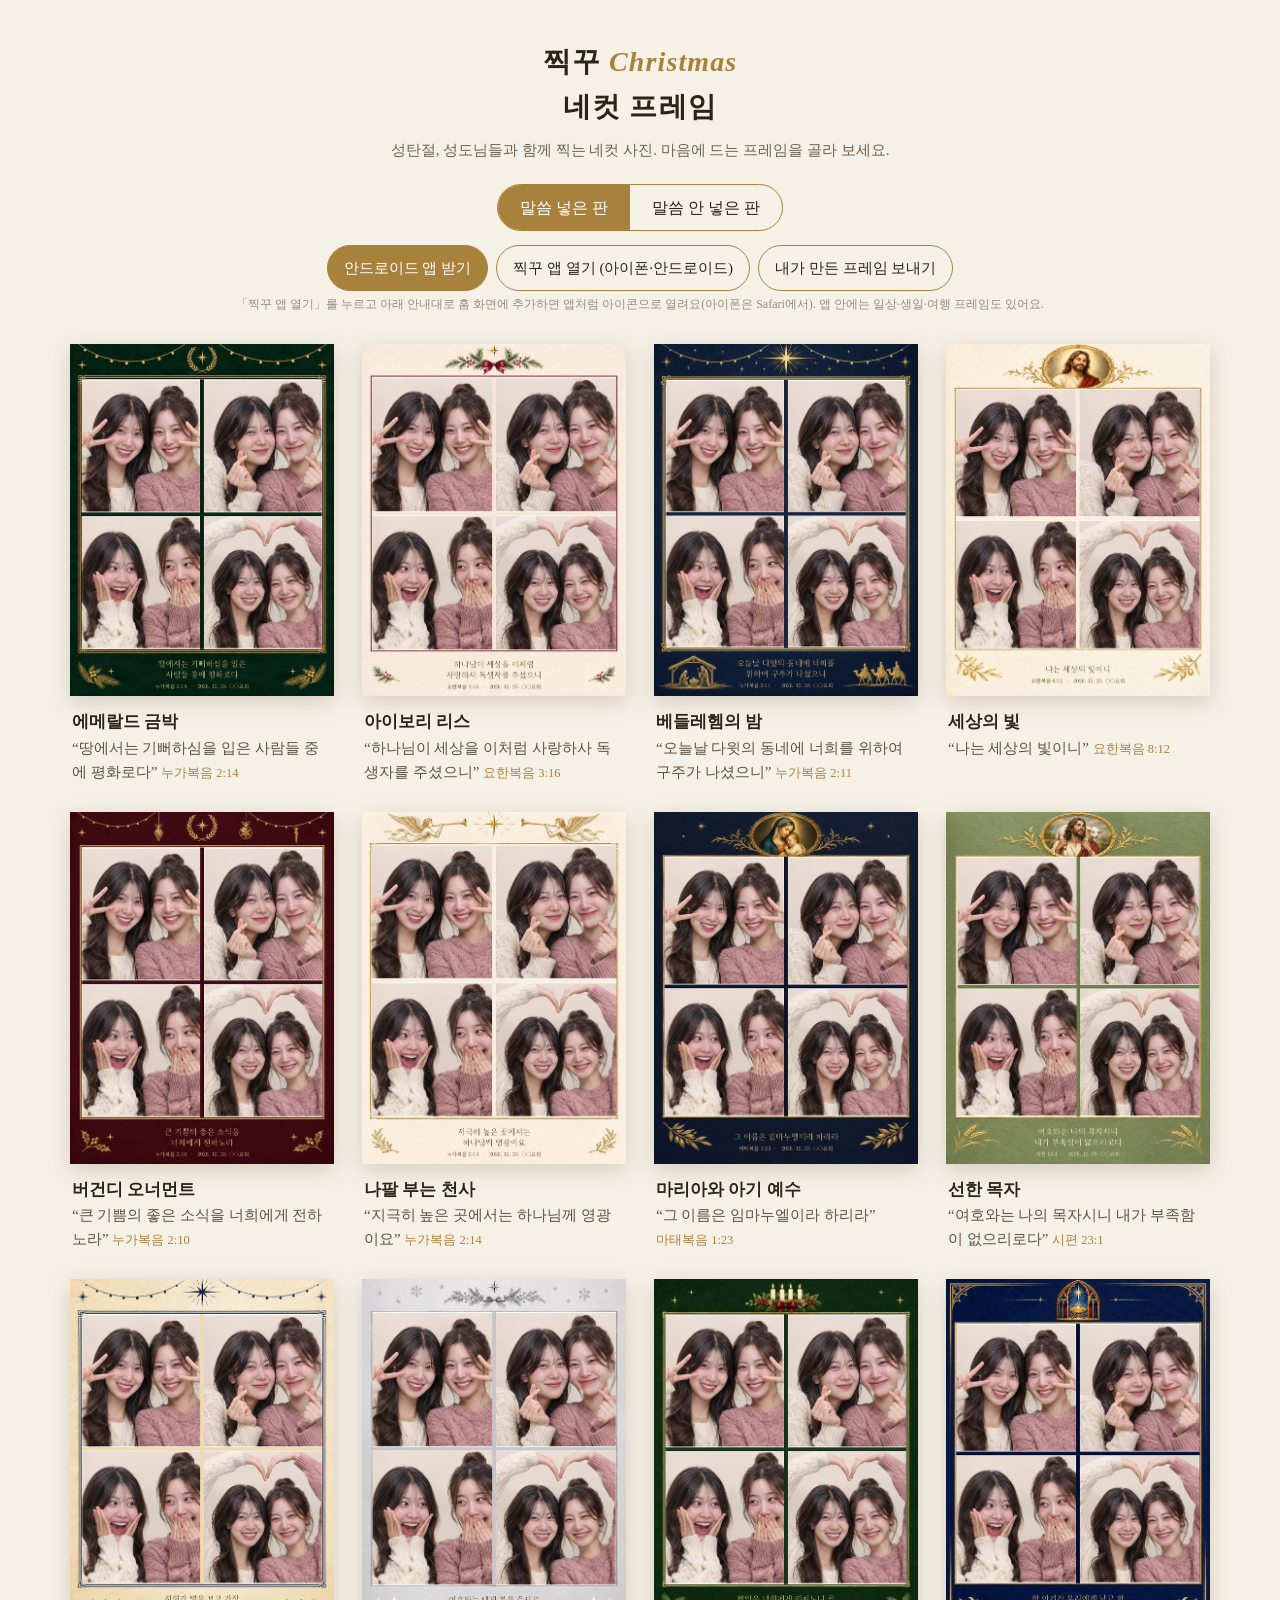
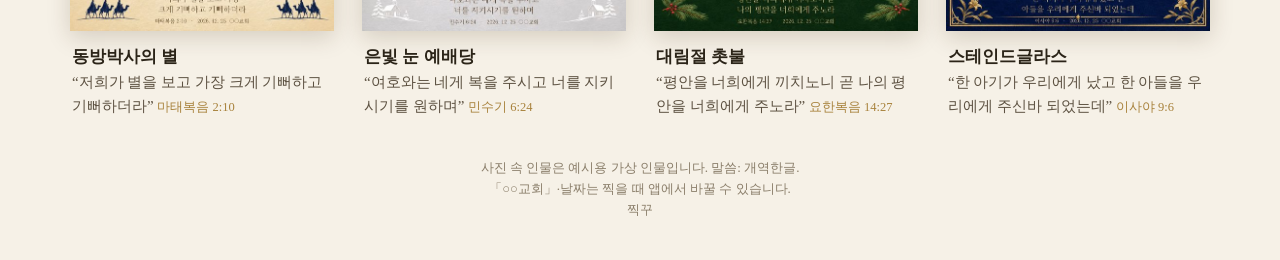
<file: index.html>
<!doctype html><html lang="ko"><head><meta charset="utf-8"><meta name="viewport" content="width=device-width,initial-scale=1">
<title>찍꾸 · 성탄 네컷 프레임 12종</title>
<meta name="description" content="교회 성탄절에 함께 찍는 네컷 사진 프레임 12종. 말씀을 넣은 판과 넣지 않은 판.">
<meta property="og:title" content="찍꾸 · 성탄 네컷 프레임 12종"><meta property="og:description" content="말씀 넣은 판 / 안 넣은 판, 눌러서 크게 보고 저장하세요.">
<meta property="og:image" content="https://yoonho0809.github.io/jjikku-christmas/img/p-nativity-verse-s.jpg"><meta property="og:url" content="https://yoonho0809.github.io/jjikku-christmas/">
<style>
:root{--bg:#f6f1e7;--ink:#2b2418;--gold:#a8823c;--line:#e2d6bf}
*{box-sizing:border-box}body{margin:0;background:var(--bg);color:var(--ink);font-family:"Noto Serif KR","Nanum Myeongjo","Batang",serif;line-height:1.6}
header{text-align:center;padding:40px 20px 8px}h1{font-size:clamp(20px,6vw,28px);word-break:keep-all;margin:0;letter-spacing:.04em}h1 em{color:var(--gold);font-style:italic}
header p{margin:8px 0 0;color:#6d6252;font-size:15px}
.sw{display:flex;justify-content:center;gap:0;margin:22px auto 6px;border:1px solid var(--gold);border-radius:999px;width:max-content;overflow:hidden}
.sw button{font:inherit;font-size:16px;padding:10px 22px;border:0;background:transparent;color:var(--ink);cursor:pointer}
.sw button[aria-pressed=true]{background:var(--gold);color:#fff}
main{display:grid;grid-template-columns:repeat(auto-fill,minmax(250px,1fr));gap:28px;max-width:1180px;margin:0 auto;padding:22px 20px 40px}
figure{margin:0}.pic{display:block;width:100%;padding:0;border:0;background:none;cursor:zoom-in}
.pic img{width:100%;aspect-ratio:3/4;display:block;background:#e9dfcc;box-shadow:0 6px 22px rgba(60,40,10,.18)}
figcaption{padding:12px 2px 0;font-size:15px}figcaption b{display:block;font-size:17px}
.v{color:#5d5242}.v small{color:var(--gold);white-space:nowrap}body.plain .v{display:none}
dialog{border:0;padding:0;background:transparent;max-width:96vw}dialog::backdrop{background:rgba(20,15,8,.82)}
dialog img{max-height:84vh;max-width:94vw;display:block;margin:auto}
.bar{display:flex;gap:10px;justify-content:center;margin-top:12px}.bar a,.bar button{font:inherit;font-size:16px;padding:10px 20px;border-radius:999px;border:1px solid #e9dcc0;background:#fff;color:var(--ink);text-decoration:none;cursor:pointer}
footer{text-align:center;color:#8a7e6a;font-size:13px;padding:0 20px 40px}
.cta{display:flex;gap:8px;justify-content:center;flex-wrap:wrap;margin:14px 0 4px}.cta a{padding:10px 16px;border:1px solid var(--gold);border-radius:999px;color:var(--ink);text-decoration:none;font-size:15px}.cta a:first-child{background:var(--gold);color:#fff}.ios{font-size:12px;opacity:.7;margin:4px 0 0}
</style></head><body>
<header><h1>찍꾸 <em>Christmas</em><br>네컷 프레임</h1><p>성탄절, 성도님들과 함께 찍는 네컷 사진. 마음에 드는 프레임을 골라 보세요.</p>
<div class="sw" role="group" aria-label="말씀 넣기"><button id="bV" aria-pressed="true">말씀 넣은 판</button><button id="bP" aria-pressed="false">말씀 안 넣은 판</button></div><nav class="cta"><a href="https://github.com/yoonho0809/jjikku-christmas/releases/latest/download/jjikku.apk">안드로이드 앱 받기</a><a href="./app/">찍꾸 앱 열기 (아이폰·안드로이드)</a><a href="https://docs.google.com/forms/d/e/1FAIpQLSdB8cFw7buY3eC79G4ni35BEqgTWQSOEkEsdNZS4Bn3iVYLwg/viewform" target="_blank" rel="noopener">내가 만든 프레임 보내기</a></nav><p class="ios">「찍꾸 앱 열기」를 누르고 아래 안내대로 홈 화면에 추가하면 앱처럼 아이콘으로 열려요(아이폰은 Safari에서). 앱 안에는 일상·생일·여행 프레임도 있어요.</p></header>
<main><figure data-id="p-velvet"><button class="pic" aria-label="에메랄드 금박 크게 보기"><img loading="lazy" src="img/p-velvet-verse-s.jpg" alt="에메랄드 금박 프레임"></button>
<figcaption><b>에메랄드 금박</b><span class="v">“땅에서는 기뻐하심을 입은 사람들 중에 평화로다” <small>누가복음 2:14</small></span></figcaption></figure><figure data-id="p-ivory"><button class="pic" aria-label="아이보리 리스 크게 보기"><img loading="lazy" src="img/p-ivory-verse-s.jpg" alt="아이보리 리스 프레임"></button>
<figcaption><b>아이보리 리스</b><span class="v">“하나님이 세상을 이처럼 사랑하사 독생자를 주셨으니” <small>요한복음 3:16</small></span></figcaption></figure><figure data-id="p-nativity"><button class="pic" aria-label="베들레헴의 밤 크게 보기"><img loading="lazy" src="img/p-nativity-verse-s.jpg" alt="베들레헴의 밤 프레임"></button>
<figcaption><b>베들레헴의 밤</b><span class="v">“오늘날 다윗의 동네에 너희를 위하여 구주가 나셨으니” <small>누가복음 2:11</small></span></figcaption></figure><figure data-id="p-jesus"><button class="pic" aria-label="세상의 빛 크게 보기"><img loading="lazy" src="img/p-jesus-verse-s.jpg" alt="세상의 빛 프레임"></button>
<figcaption><b>세상의 빛</b><span class="v">“나는 세상의 빛이니” <small>요한복음 8:12</small></span></figcaption></figure><figure data-id="q-burgundy"><button class="pic" aria-label="버건디 오너먼트 크게 보기"><img loading="lazy" src="img/q-burgundy-verse-s.jpg" alt="버건디 오너먼트 프레임"></button>
<figcaption><b>버건디 오너먼트</b><span class="v">“큰 기쁨의 좋은 소식을 너희에게 전하노라” <small>누가복음 2:10</small></span></figcaption></figure><figure data-id="q-angels"><button class="pic" aria-label="나팔 부는 천사 크게 보기"><img loading="lazy" src="img/q-angels-verse-s.jpg" alt="나팔 부는 천사 프레임"></button>
<figcaption><b>나팔 부는 천사</b><span class="v">“지극히 높은 곳에서는 하나님께 영광이요” <small>누가복음 2:14</small></span></figcaption></figure><figure data-id="q-madonna"><button class="pic" aria-label="마리아와 아기 예수 크게 보기"><img loading="lazy" src="img/q-madonna-verse-s.jpg" alt="마리아와 아기 예수 프레임"></button>
<figcaption><b>마리아와 아기 예수</b><span class="v">“그 이름은 임마누엘이라 하리라” <small>마태복음 1:23</small></span></figcaption></figure><figure data-id="q-shepherd"><button class="pic" aria-label="선한 목자 크게 보기"><img loading="lazy" src="img/q-shepherd-verse-s.jpg" alt="선한 목자 프레임"></button>
<figcaption><b>선한 목자</b><span class="v">“여호와는 나의 목자시니 내가 부족함이 없으리로다” <small>시편 23:1</small></span></figcaption></figure><figure data-id="q-wisemen"><button class="pic" aria-label="동방박사의 별 크게 보기"><img loading="lazy" src="img/q-wisemen-verse-s.jpg" alt="동방박사의 별 프레임"></button>
<figcaption><b>동방박사의 별</b><span class="v">“저희가 별을 보고 가장 크게 기뻐하고 기뻐하더라” <small>마태복음 2:10</small></span></figcaption></figure><figure data-id="q-silver"><button class="pic" aria-label="은빛 눈 예배당 크게 보기"><img loading="lazy" src="img/q-silver-verse-s.jpg" alt="은빛 눈 예배당 프레임"></button>
<figcaption><b>은빛 눈 예배당</b><span class="v">“여호와는 네게 복을 주시고 너를 지키시기를 원하며” <small>민수기 6:24</small></span></figcaption></figure><figure data-id="q-candle"><button class="pic" aria-label="대림절 촛불 크게 보기"><img loading="lazy" src="img/q-candle-verse-s.jpg" alt="대림절 촛불 프레임"></button>
<figcaption><b>대림절 촛불</b><span class="v">“평안을 너희에게 끼치노니 곧 나의 평안을 너희에게 주노라” <small>요한복음 14:27</small></span></figcaption></figure><figure data-id="q-stained"><button class="pic" aria-label="스테인드글라스 크게 보기"><img loading="lazy" src="img/q-stained-verse-s.jpg" alt="스테인드글라스 프레임"></button>
<figcaption><b>스테인드글라스</b><span class="v">“한 아기가 우리에게 났고 한 아들을 우리에게 주신바 되었는데” <small>이사야 9:6</small></span></figcaption></figure></main>
<dialog id="dl"><img id="big" alt=""><div class="bar"><a id="dn" download>이미지 저장</a><button id="cl">닫기</button></div></dialog>
<footer>사진 속 인물은 예시용 가상 인물입니다. 말씀: 개역한글.<br>「○○교회」·날짜는 찍을 때 앱에서 바꿀 수 있습니다.<br>찍꾸</footer>
<script>
let k='verse';const $=s=>document.querySelector(s);
function set(v){k=v;document.body.classList.toggle('plain',v==='plain');$('#bV').setAttribute('aria-pressed',v==='verse');$('#bP').setAttribute('aria-pressed',v==='plain');
document.querySelectorAll('figure').forEach(f=>f.querySelector('img').src='img/'+f.dataset.id+'-'+v+'-s.jpg')}
$('#bV').onclick=()=>set('verse');$('#bP').onclick=()=>set('plain');
document.querySelectorAll('.pic').forEach(b=>b.onclick=()=>{const id=b.parentElement.dataset.id,u='img/'+id+'-'+k+'.jpg';$('#big').src=u;$('#big').alt=b.querySelector('img').alt;$('#dn').href=u;$('#dn').download='jjikku-'+id+'-'+k+'.jpg';$('#dl').showModal()});
$('#cl').onclick=()=>$('#dl').close();$('#dl').onclick=e=>{if(e.target.id==='dl')$('#dl').close()};
</script></body></html>
</file>
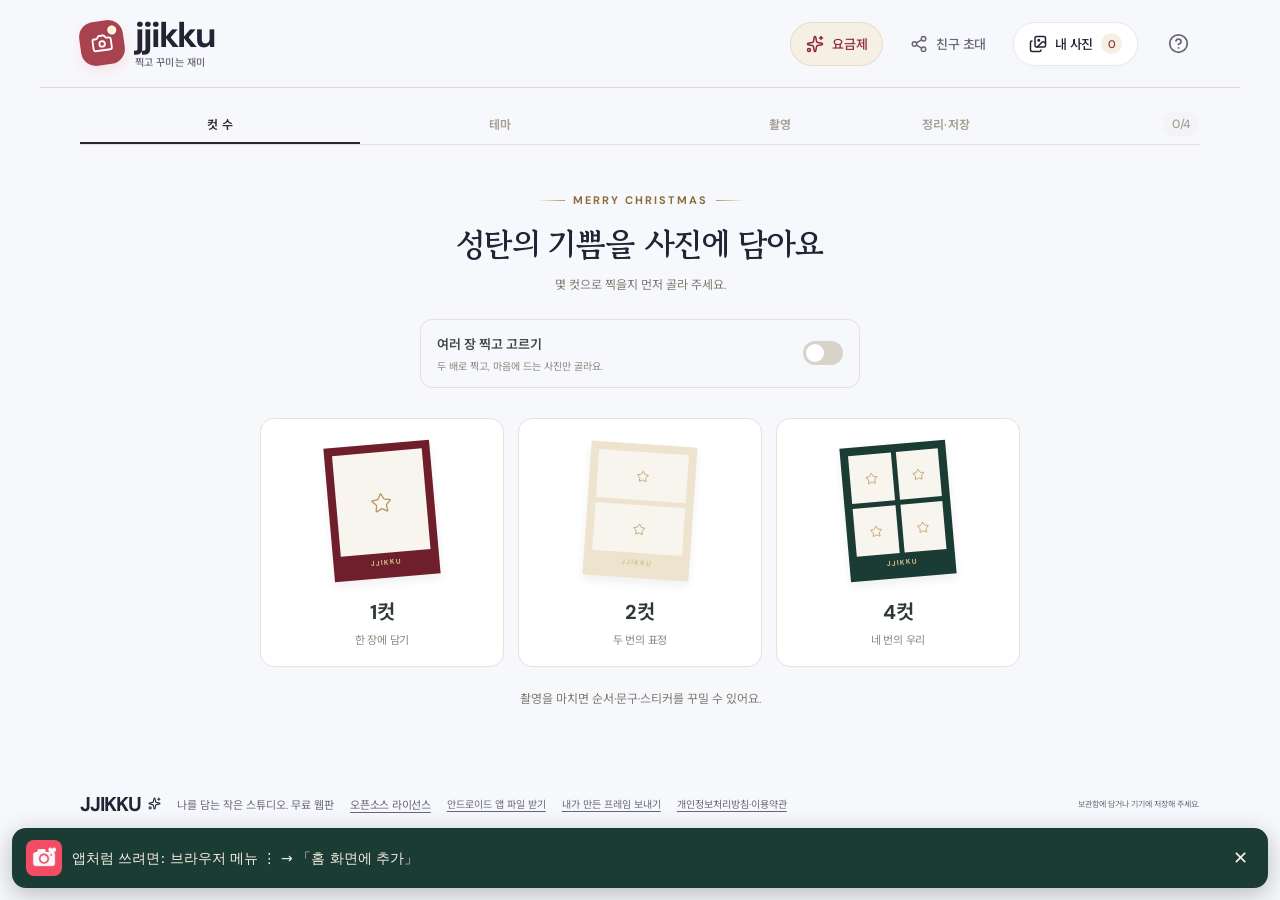
<file: app/index.html>
<!doctype html><html lang="ko"><head><meta charset="UTF-8"/><meta name="viewport" content="width=device-width, initial-scale=1.0, viewport-fit=cover"/><meta name="theme-color" content="#F7F8FC"/><meta name="description" content="찍고 꾸미는 재미, 찍꾸. 테마를 고르고, 촬영하고, 특별한 한 장을 남겨보세요."/><title>찍꾸 JJIKKU — 찍고 꾸미는 재미</title><link rel="manifest" href="./manifest.webmanifest"/><link rel="icon" href="./icons/icon-192.png"/><link rel="apple-touch-icon" href="./icons/apple-touch-icon.png"/><link rel="canonical" href="https://yoonho0809.github.io/jjikku-christmas/app/"/><meta property="og:type" content="website"/><meta property="og:site_name" content="찍꾸 JJIKKU"/><meta property="og:title" content="찍꾸 — 성탄 네컷 사진 (앱 설치)"/><meta property="og:description" content="테마를 고르고 찍고 꾸며서 특별한 한 장을 남겨요. 설치 없이 무료, 사진은 내 폰 밖으로 나가지 않아요."/><meta property="og:url" content="https://yoonho0809.github.io/jjikku-christmas/app/"/><meta property="og:image" content="https://yoonho0809.github.io/jjikku-christmas/img/p-nativity-verse-s.jpg"/><meta name="twitter:card" content="summary_large_image"/><meta name="apple-mobile-web-app-capable" content="yes"/><meta name="mobile-web-app-capable" content="yes"/><meta name="apple-mobile-web-app-title" content="찍꾸"/><script src="./install-bar.js" defer></script>  <script type="module" crossorigin src="./assets/index-D68iK_m3.js"></script>
  <link rel="stylesheet" crossorigin href="./assets/index-kotGpdz_.css">
</head><body><div id="root"></div></body></html>
</file>
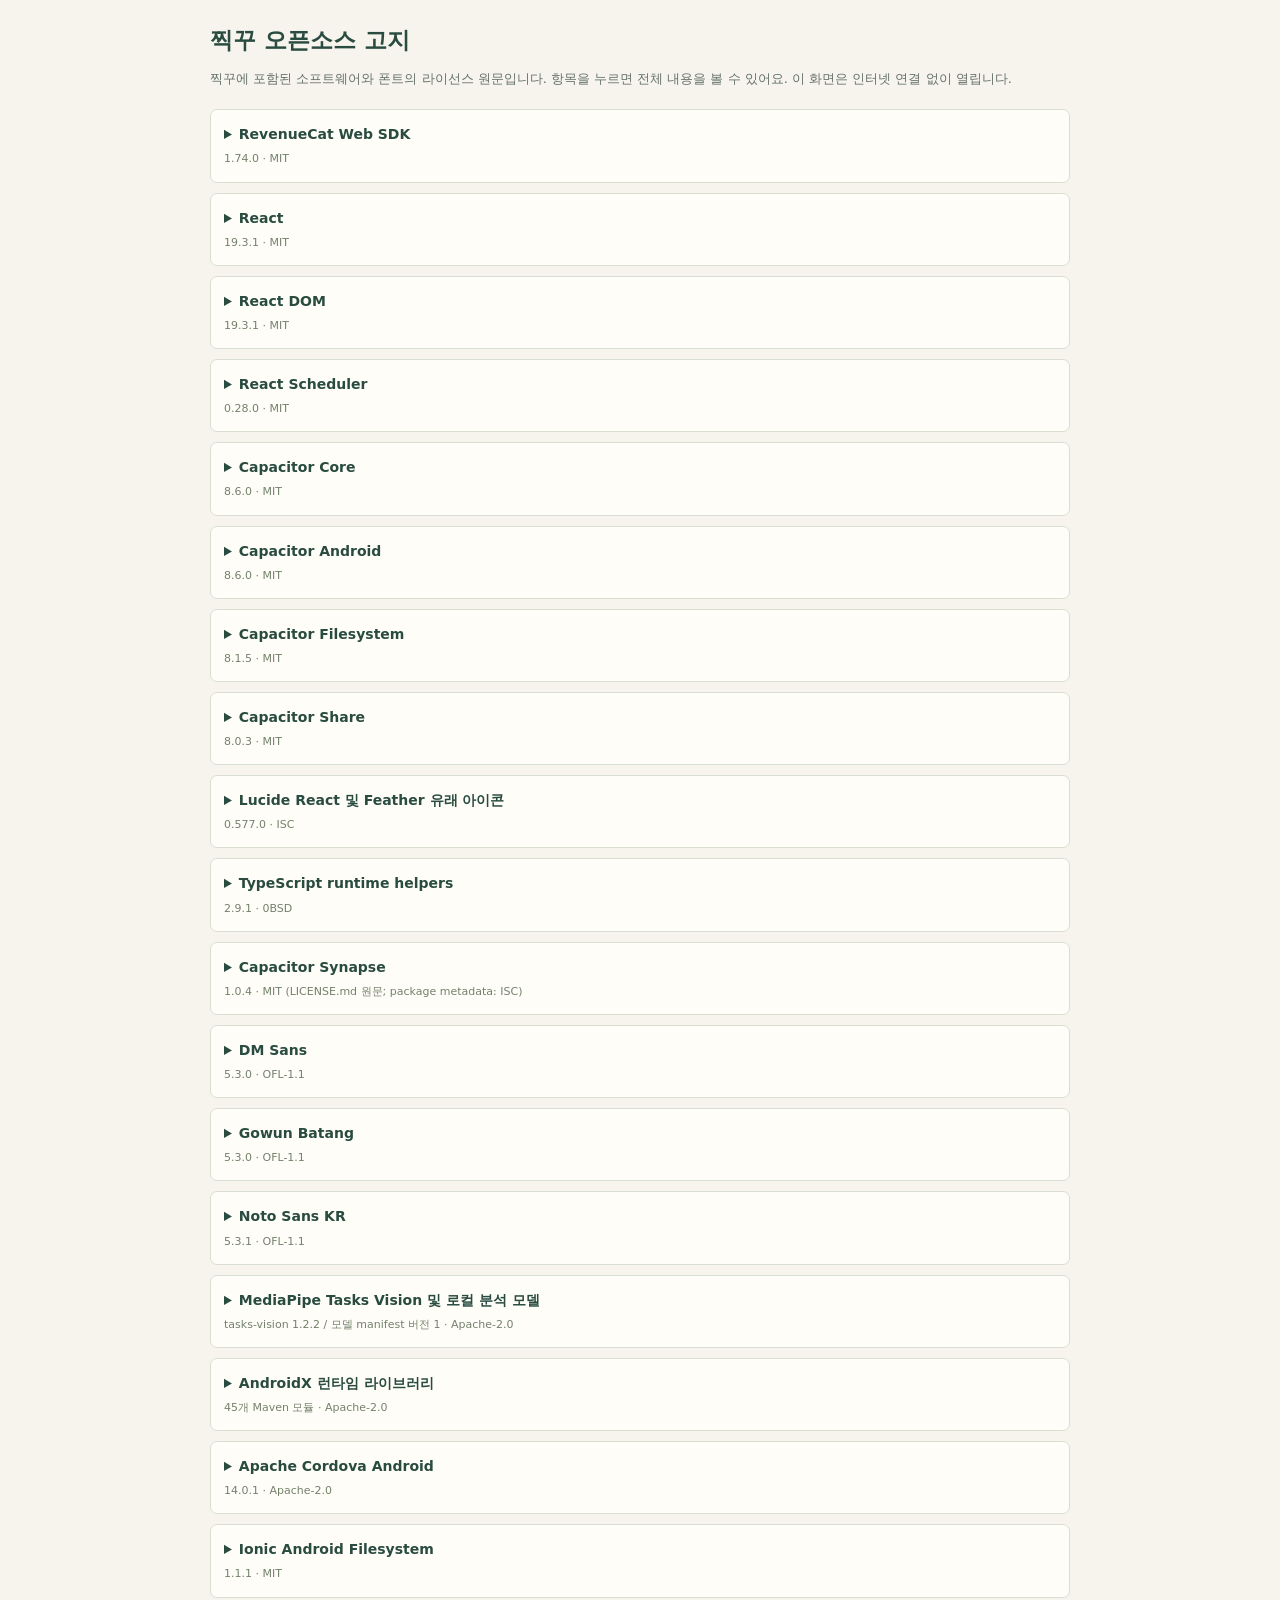
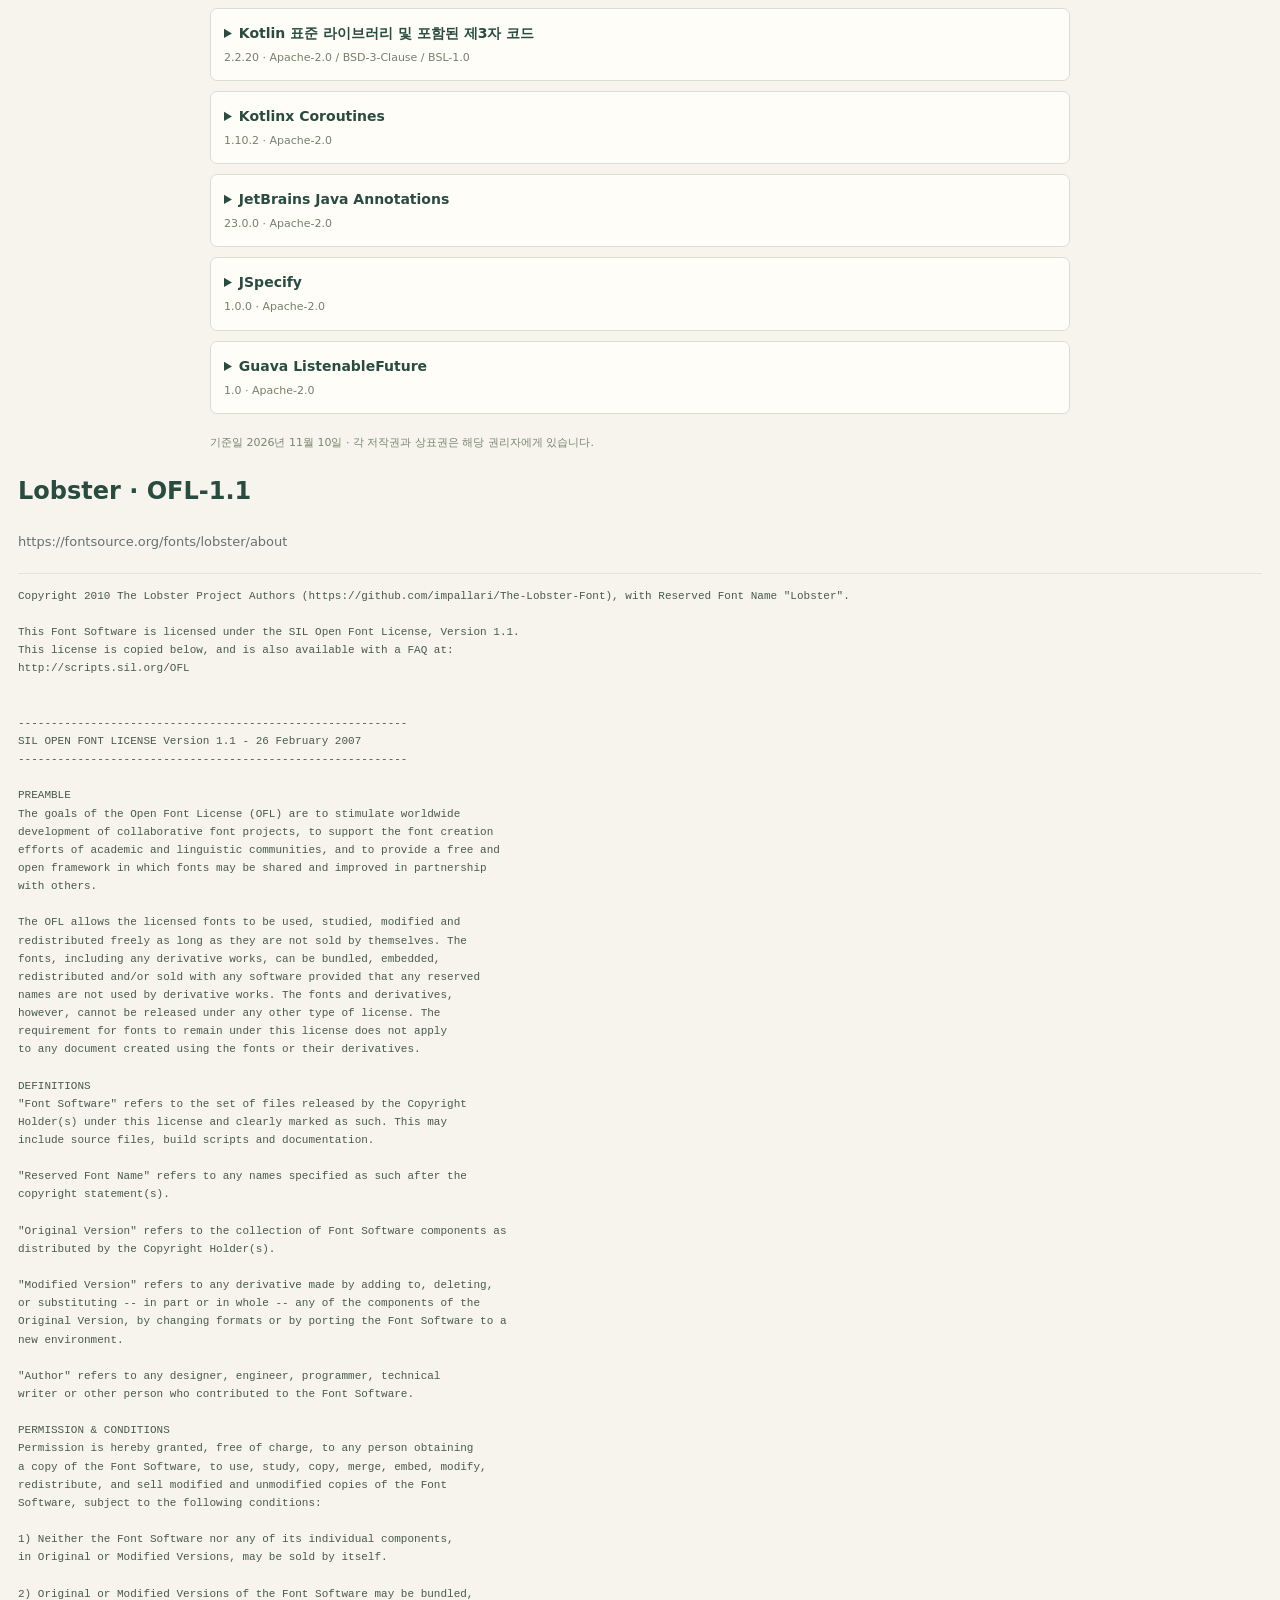
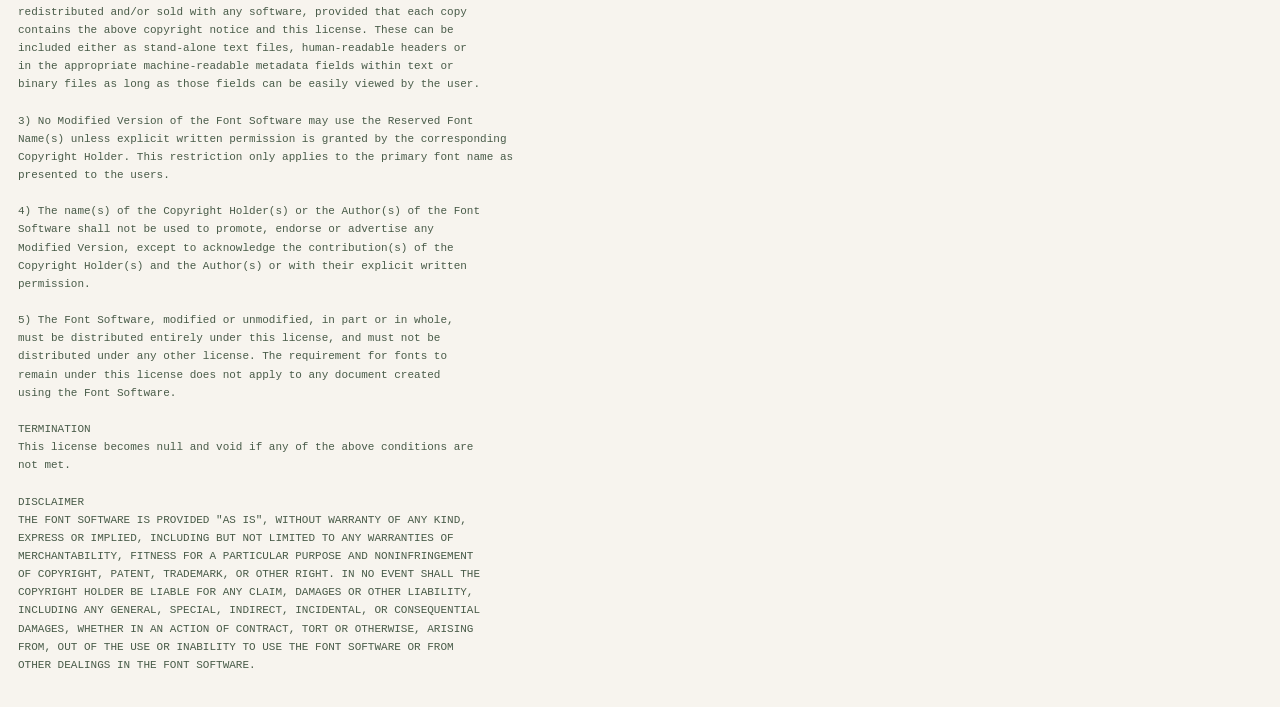
<file: app/notices.html>
<!doctype html><html lang="ko"><head><meta charset="utf-8"><meta name="viewport" content="width=device-width,initial-scale=1,viewport-fit=cover"><title>찍꾸 오픈소스 고지</title><style>
:root{color-scheme:light;font-family:system-ui,sans-serif;color:#294b40;background:#f7f4ee}*{box-sizing:border-box}body{margin:0;padding:22px 18px;line-height:1.65}main{max-width:860px;margin:auto}h1{font-size:23px;margin:0 0 8px}p{font-size:13px;color:#667368;margin:0 0 20px}details{border:1px solid #d9dfd0;border-radius:7px;background:#fffdf8;margin:10px 0;padding:13px}summary{cursor:pointer;font-size:14px;font-weight:600}summary span{display:block;font-size:11px;font-weight:400;color:#73816b;margin-top:4px}pre{white-space:pre-wrap;overflow-wrap:anywhere;font:11px/1.65 ui-monospace,monospace;color:#485b48;border-top:1px solid #e0e5da;padding-top:13px}footer{margin:20px 0;font-size:11px;color:#78866f}
</style></head><body><main><h1>찍꾸 오픈소스 고지</h1><p>찍꾸에 포함된 소프트웨어와 폰트의 라이선스 원문입니다. 항목을 누르면 전체 내용을 볼 수 있어요. 이 화면은 인터넷 연결 없이 열립니다.</p><details><summary>RevenueCat Web SDK<span>1.74.0 · MIT</span></summary><p>웹 구독 연동 준비에 포함한 @revenuecat/purchases-js입니다. <a href="licenses/RevenueCat-MIT.txt">라이선스 원문 파일</a></p><pre>MIT License

Copyright (c) 2023 RevenueCat

Permission is hereby granted, free of charge, to any person obtaining a copy
of this software and associated documentation files (the &quot;Software&quot;), to deal
in the Software without restriction, including without limitation the rights
to use, copy, modify, merge, publish, distribute, sublicense, and/or sell
copies of the Software, and to permit persons to whom the Software is
furnished to do so, subject to the following conditions:

The above copyright notice and this permission notice shall be included in all
copies or substantial portions of the Software.

THE SOFTWARE IS PROVIDED &quot;AS IS&quot;, WITHOUT WARRANTY OF ANY KIND, EXPRESS OR
IMPLIED, INCLUDING BUT NOT LIMITED TO THE WARRANTIES OF MERCHANTABILITY,
FITNESS FOR A PARTICULAR PURPOSE AND NONINFRINGEMENT. IN NO EVENT SHALL THE
AUTHORS OR COPYRIGHT HOLDERS BE LIABLE FOR ANY CLAIM, DAMAGES OR OTHER
LIABILITY, WHETHER IN AN ACTION OF CONTRACT, TORT OR OTHERWISE, ARISING FROM,
OUT OF OR IN CONNECTION WITH THE SOFTWARE OR THE USE OR OTHER DEALINGS IN THE
SOFTWARE.
</pre></details><details><summary>React<span>19.3.1 · MIT</span></summary><pre>MIT License

Copyright (c) Meta Platforms, Inc. and affiliates.

Permission is hereby granted, free of charge, to any person obtaining a copy
of this software and associated documentation files (the &quot;Software&quot;), to deal
in the Software without restriction, including without limitation the rights
to use, copy, modify, merge, publish, distribute, sublicense, and/or sell
copies of the Software, and to permit persons to whom the Software is
furnished to do so, subject to the following conditions:

The above copyright notice and this permission notice shall be included in all
copies or substantial portions of the Software.

THE SOFTWARE IS PROVIDED &quot;AS IS&quot;, WITHOUT WARRANTY OF ANY KIND, EXPRESS OR
IMPLIED, INCLUDING BUT NOT LIMITED TO THE WARRANTIES OF MERCHANTABILITY,
FITNESS FOR A PARTICULAR PURPOSE AND NONINFRINGEMENT. IN NO EVENT SHALL THE
AUTHORS OR COPYRIGHT HOLDERS BE LIABLE FOR ANY CLAIM, DAMAGES OR OTHER
LIABILITY, WHETHER IN AN ACTION OF CONTRACT, TORT OR OTHERWISE, ARISING FROM,
OUT OF OR IN CONNECTION WITH THE SOFTWARE OR THE USE OR OTHER DEALINGS IN THE
SOFTWARE.
</pre></details>
<details><summary>React DOM<span>19.3.1 · MIT</span></summary><pre>MIT License

Copyright (c) Meta Platforms, Inc. and affiliates.

Permission is hereby granted, free of charge, to any person obtaining a copy
of this software and associated documentation files (the &quot;Software&quot;), to deal
in the Software without restriction, including without limitation the rights
to use, copy, modify, merge, publish, distribute, sublicense, and/or sell
copies of the Software, and to permit persons to whom the Software is
furnished to do so, subject to the following conditions:

The above copyright notice and this permission notice shall be included in all
copies or substantial portions of the Software.

THE SOFTWARE IS PROVIDED &quot;AS IS&quot;, WITHOUT WARRANTY OF ANY KIND, EXPRESS OR
IMPLIED, INCLUDING BUT NOT LIMITED TO THE WARRANTIES OF MERCHANTABILITY,
FITNESS FOR A PARTICULAR PURPOSE AND NONINFRINGEMENT. IN NO EVENT SHALL THE
AUTHORS OR COPYRIGHT HOLDERS BE LIABLE FOR ANY CLAIM, DAMAGES OR OTHER
LIABILITY, WHETHER IN AN ACTION OF CONTRACT, TORT OR OTHERWISE, ARISING FROM,
OUT OF OR IN CONNECTION WITH THE SOFTWARE OR THE USE OR OTHER DEALINGS IN THE
SOFTWARE.
</pre></details>
<details><summary>React Scheduler<span>0.28.0 · MIT</span></summary><pre>MIT License

Copyright (c) Meta Platforms, Inc. and affiliates.

Permission is hereby granted, free of charge, to any person obtaining a copy
of this software and associated documentation files (the &quot;Software&quot;), to deal
in the Software without restriction, including without limitation the rights
to use, copy, modify, merge, publish, distribute, sublicense, and/or sell
copies of the Software, and to permit persons to whom the Software is
furnished to do so, subject to the following conditions:

The above copyright notice and this permission notice shall be included in all
copies or substantial portions of the Software.

THE SOFTWARE IS PROVIDED &quot;AS IS&quot;, WITHOUT WARRANTY OF ANY KIND, EXPRESS OR
IMPLIED, INCLUDING BUT NOT LIMITED TO THE WARRANTIES OF MERCHANTABILITY,
FITNESS FOR A PARTICULAR PURPOSE AND NONINFRINGEMENT. IN NO EVENT SHALL THE
AUTHORS OR COPYRIGHT HOLDERS BE LIABLE FOR ANY CLAIM, DAMAGES OR OTHER
LIABILITY, WHETHER IN AN ACTION OF CONTRACT, TORT OR OTHERWISE, ARISING FROM,
OUT OF OR IN CONNECTION WITH THE SOFTWARE OR THE USE OR OTHER DEALINGS IN THE
SOFTWARE.
</pre></details>
<details><summary>Capacitor Core<span>8.6.0 · MIT</span></summary><pre>MIT License

Copyright (c) 2017-present Drifty Co.

Permission is hereby granted, free of charge, to any person obtaining a copy
of this software and associated documentation files (the &quot;Software&quot;), to deal
in the Software without restriction, including without limitation the rights
to use, copy, modify, merge, publish, distribute, sublicense, and/or sell
copies of the Software, and to permit persons to whom the Software is
furnished to do so, subject to the following conditions:

The above copyright notice and this permission notice shall be included in all
copies or substantial portions of the Software.

THE SOFTWARE IS PROVIDED &quot;AS IS&quot;, WITHOUT WARRANTY OF ANY KIND, EXPRESS OR
IMPLIED, INCLUDING BUT NOT LIMITED TO THE WARRANTIES OF MERCHANTABILITY,
FITNESS FOR A PARTICULAR PURPOSE AND NONINFRINGEMENT. IN NO EVENT SHALL THE
AUTHORS OR COPYRIGHT HOLDERS BE LIABLE FOR ANY CLAIM, DAMAGES OR OTHER
LIABILITY, WHETHER IN AN ACTION OF CONTRACT, TORT OR OTHERWISE, ARISING FROM,
OUT OF OR IN CONNECTION WITH THE SOFTWARE OR THE USE OR OTHER DEALINGS IN THE
SOFTWARE.
</pre></details>
<details><summary>Capacitor Android<span>8.6.0 · MIT</span></summary><pre>MIT License

Copyright (c) 2017-present Drifty Co.

Permission is hereby granted, free of charge, to any person obtaining a copy
of this software and associated documentation files (the &quot;Software&quot;), to deal
in the Software without restriction, including without limitation the rights
to use, copy, modify, merge, publish, distribute, sublicense, and/or sell
copies of the Software, and to permit persons to whom the Software is
furnished to do so, subject to the following conditions:

The above copyright notice and this permission notice shall be included in all
copies or substantial portions of the Software.

THE SOFTWARE IS PROVIDED &quot;AS IS&quot;, WITHOUT WARRANTY OF ANY KIND, EXPRESS OR
IMPLIED, INCLUDING BUT NOT LIMITED TO THE WARRANTIES OF MERCHANTABILITY,
FITNESS FOR A PARTICULAR PURPOSE AND NONINFRINGEMENT. IN NO EVENT SHALL THE
AUTHORS OR COPYRIGHT HOLDERS BE LIABLE FOR ANY CLAIM, DAMAGES OR OTHER
LIABILITY, WHETHER IN AN ACTION OF CONTRACT, TORT OR OTHERWISE, ARISING FROM,
OUT OF OR IN CONNECTION WITH THE SOFTWARE OR THE USE OR OTHER DEALINGS IN THE
SOFTWARE.
</pre></details>
<details><summary>Capacitor Filesystem<span>8.1.5 · MIT</span></summary><pre>MIT License

Copyright (c) 2025 Ionic

Permission is hereby granted, free of charge, to any person obtaining a copy
of this software and associated documentation files (the &quot;Software&quot;), to deal
in the Software without restriction, including without limitation the rights
to use, copy, modify, merge, publish, distribute, sublicense, and/or sell
copies of the Software, and to permit persons to whom the Software is
furnished to do so, subject to the following conditions:

The above copyright notice and this permission notice shall be included in all
copies or substantial portions of the Software.

THE SOFTWARE IS PROVIDED &quot;AS IS&quot;, WITHOUT WARRANTY OF ANY KIND, EXPRESS OR
IMPLIED, INCLUDING BUT NOT LIMITED TO THE WARRANTIES OF MERCHANTABILITY,
FITNESS FOR A PARTICULAR PURPOSE AND NONINFRINGEMENT. IN NO EVENT SHALL THE
AUTHORS OR COPYRIGHT HOLDERS BE LIABLE FOR ANY CLAIM, DAMAGES OR OTHER
LIABILITY, WHETHER IN AN ACTION OF CONTRACT, TORT OR OTHERWISE, ARISING FROM,
OUT OF OR IN CONNECTION WITH THE SOFTWARE OR THE USE OR OTHER DEALINGS IN THE
SOFTWARE.
</pre></details>
<details><summary>Capacitor Share<span>8.0.3 · MIT</span></summary><pre>Copyright 2020-present Ionic
https://ionic.io

MIT License

Permission is hereby granted, free of charge, to any person obtaining
a copy of this software and associated documentation files (the
&quot;Software&quot;), to deal in the Software without restriction, including
without limitation the rights to use, copy, modify, merge, publish,
distribute, sublicense, and/or sell copies of the Software, and to
permit persons to whom the Software is furnished to do so, subject to
the following conditions:

The above copyright notice and this permission notice shall be
included in all copies or substantial portions of the Software.

THE SOFTWARE IS PROVIDED &quot;AS IS&quot;, WITHOUT WARRANTY OF ANY KIND,
EXPRESS OR IMPLIED, INCLUDING BUT NOT LIMITED TO THE WARRANTIES OF
MERCHANTABILITY, FITNESS FOR A PARTICULAR PURPOSE AND
NONINFRINGEMENT. IN NO EVENT SHALL THE AUTHORS OR COPYRIGHT HOLDERS BE
LIABLE FOR ANY CLAIM, DAMAGES OR OTHER LIABILITY, WHETHER IN AN ACTION
OF CONTRACT, TORT OR OTHERWISE, ARISING FROM, OUT OF OR IN CONNECTION
WITH THE SOFTWARE OR THE USE OR OTHER DEALINGS IN THE SOFTWARE.</pre></details>
<details><summary>Lucide React 및 Feather 유래 아이콘<span>0.577.0 · ISC</span></summary><pre>ISC License

Copyright (c) for portions of Lucide are held by Cole Bemis 2013-2026 as part of Feather (MIT). All other copyright (c) for Lucide are held by Lucide Contributors 2026.

Permission to use, copy, modify, and/or distribute this software for any
purpose with or without fee is hereby granted, provided that the above
copyright notice and this permission notice appear in all copies.

THE SOFTWARE IS PROVIDED &quot;AS IS&quot; AND THE AUTHOR DISCLAIMS ALL WARRANTIES
WITH REGARD TO THIS SOFTWARE INCLUDING ALL IMPLIED WARRANTIES OF
MERCHANTABILITY AND FITNESS. IN NO EVENT SHALL THE AUTHOR BE LIABLE FOR
ANY SPECIAL, DIRECT, INDIRECT, OR CONSEQUENTIAL DAMAGES OR ANY DAMAGES
WHATSOEVER RESULTING FROM LOSS OF USE, DATA OR PROFITS, WHETHER IN AN
ACTION OF CONTRACT, NEGLIGENCE OR OTHER TORTIOUS ACTION, ARISING OUT OF
OR IN CONNECTION WITH THE USE OR PERFORMANCE OF THIS SOFTWARE.

---

The MIT License (MIT) (for portions derived from Feather)

Copyright (c) 2013-2026 Cole Bemis

Permission is hereby granted, free of charge, to any person obtaining a copy
of this software and associated documentation files (the &quot;Software&quot;), to deal
in the Software without restriction, including without limitation the rights
to use, copy, modify, merge, publish, distribute, sublicense, and/or sell
copies of the Software, and to permit persons to whom the Software is
furnished to do so, subject to the following conditions:

The above copyright notice and this permission notice shall be included in all
copies or substantial portions of the Software.

THE SOFTWARE IS PROVIDED &quot;AS IS&quot;, WITHOUT WARRANTY OF ANY KIND, EXPRESS OR
IMPLIED, INCLUDING BUT NOT LIMITED TO THE WARRANTIES OF MERCHANTABILITY,
FITNESS FOR A PARTICULAR PURPOSE AND NONINFRINGEMENT. IN NO EVENT SHALL THE
AUTHORS OR COPYRIGHT HOLDERS BE LIABLE FOR ANY CLAIM, DAMAGES OR OTHER
LIABILITY, WHETHER IN AN ACTION OF CONTRACT, TORT OR OTHERWISE, ARISING FROM,
OUT OF OR IN CONNECTION WITH THE SOFTWARE OR THE USE OR OTHER DEALINGS IN THE
SOFTWARE.
</pre></details>
<details><summary>TypeScript runtime helpers<span>2.9.1 · 0BSD</span></summary><pre>Copyright (c) Microsoft Corporation.



Permission to use, copy, modify, and/or distribute this software for any

purpose with or without fee is hereby granted.



THE SOFTWARE IS PROVIDED &quot;AS IS&quot; AND THE AUTHOR DISCLAIMS ALL WARRANTIES WITH

REGARD TO THIS SOFTWARE INCLUDING ALL IMPLIED WARRANTIES OF MERCHANTABILITY

AND FITNESS. IN NO EVENT SHALL THE AUTHOR BE LIABLE FOR ANY SPECIAL, DIRECT,

INDIRECT, OR CONSEQUENTIAL DAMAGES OR ANY DAMAGES WHATSOEVER RESULTING FROM

LOSS OF USE, DATA OR PROFITS, WHETHER IN AN ACTION OF CONTRACT, NEGLIGENCE OR

OTHER TORTIOUS ACTION, ARISING OUT OF OR IN CONNECTION WITH THE USE OR

PERFORMANCE OF THIS SOFTWARE.

/******************************************************************************

Copyright (c) Microsoft Corporation.



Permission to use, copy, modify, and/or distribute this software for any

purpose with or without fee is hereby granted.



THE SOFTWARE IS PROVIDED &quot;AS IS&quot; AND THE AUTHOR DISCLAIMS ALL WARRANTIES WITH

REGARD TO THIS SOFTWARE INCLUDING ALL IMPLIED WARRANTIES OF MERCHANTABILITY

AND FITNESS. IN NO EVENT SHALL THE AUTHOR BE LIABLE FOR ANY SPECIAL, DIRECT,

INDIRECT, OR CONSEQUENTIAL DAMAGES OR ANY DAMAGES WHATSOEVER RESULTING FROM

LOSS OF USE, DATA OR PROFITS, WHETHER IN AN ACTION OF CONTRACT, NEGLIGENCE OR

OTHER TORTIOUS ACTION, ARISING OUT OF OR IN CONNECTION WITH THE USE OR

PERFORMANCE OF THIS SOFTWARE.

***************************************************************************** */



</pre></details>
<details><summary>Capacitor Synapse<span>1.0.4 · MIT (LICENSE.md 원문; package metadata: ISC)</span></summary><pre>MIT License

Copyright (c) 2025 Ionic

Permission is hereby granted, free of charge, to any person obtaining a copy
of this software and associated documentation files (the &quot;Software&quot;), to deal
in the Software without restriction, including without limitation the rights
to use, copy, modify, merge, publish, distribute, sublicense, and/or sell
copies of the Software, and to permit persons to whom the Software is
furnished to do so, subject to the following conditions:

The above copyright notice and this permission notice shall be included in all
copies or substantial portions of the Software.

THE SOFTWARE IS PROVIDED &quot;AS IS&quot;, WITHOUT WARRANTY OF ANY KIND, EXPRESS OR
IMPLIED, INCLUDING BUT NOT LIMITED TO THE WARRANTIES OF MERCHANTABILITY,
FITNESS FOR A PARTICULAR PURPOSE AND NONINFRINGEMENT. IN NO EVENT SHALL THE
AUTHORS OR COPYRIGHT HOLDERS BE LIABLE FOR ANY CLAIM, DAMAGES OR OTHER
LIABILITY, WHETHER IN AN ACTION OF CONTRACT, TORT OR OTHERWISE, ARISING FROM,
OUT OF OR IN CONNECTION WITH THE SOFTWARE OR THE USE OR OTHER DEALINGS IN THE
SOFTWARE.
</pre></details>
<details><summary>DM Sans<span>5.3.0 · OFL-1.1</span></summary><pre>Copyright 2014 The DM Sans Project Authors (https://github.com/googlefonts/dm-fonts) DMSans-Italic[opsz,wght].ttf: Copyright 2014 The DM Sans Project Authors (https://github.com/googlefonts/dm-fonts)

This Font Software is licensed under the SIL Open Font License, Version 1.1.
This license is copied below, and is also available with a FAQ at:
http://scripts.sil.org/OFL


-----------------------------------------------------------
SIL OPEN FONT LICENSE Version 1.1 - 26 February 2007
-----------------------------------------------------------

PREAMBLE
The goals of the Open Font License (OFL) are to stimulate worldwide
development of collaborative font projects, to support the font creation
efforts of academic and linguistic communities, and to provide a free and
open framework in which fonts may be shared and improved in partnership
with others.

The OFL allows the licensed fonts to be used, studied, modified and
redistributed freely as long as they are not sold by themselves. The
fonts, including any derivative works, can be bundled, embedded,
redistributed and/or sold with any software provided that any reserved
names are not used by derivative works. The fonts and derivatives,
however, cannot be released under any other type of license. The
requirement for fonts to remain under this license does not apply
to any document created using the fonts or their derivatives.

DEFINITIONS
&quot;Font Software&quot; refers to the set of files released by the Copyright
Holder(s) under this license and clearly marked as such. This may
include source files, build scripts and documentation.

&quot;Reserved Font Name&quot; refers to any names specified as such after the
copyright statement(s).

&quot;Original Version&quot; refers to the collection of Font Software components as
distributed by the Copyright Holder(s).

&quot;Modified Version&quot; refers to any derivative made by adding to, deleting,
or substituting -- in part or in whole -- any of the components of the
Original Version, by changing formats or by porting the Font Software to a
new environment.

&quot;Author&quot; refers to any designer, engineer, programmer, technical
writer or other person who contributed to the Font Software.

PERMISSION &amp; CONDITIONS
Permission is hereby granted, free of charge, to any person obtaining
a copy of the Font Software, to use, study, copy, merge, embed, modify,
redistribute, and sell modified and unmodified copies of the Font
Software, subject to the following conditions:

1) Neither the Font Software nor any of its individual components,
in Original or Modified Versions, may be sold by itself.

2) Original or Modified Versions of the Font Software may be bundled,
redistributed and/or sold with any software, provided that each copy
contains the above copyright notice and this license. These can be
included either as stand-alone text files, human-readable headers or
in the appropriate machine-readable metadata fields within text or
binary files as long as those fields can be easily viewed by the user.

3) No Modified Version of the Font Software may use the Reserved Font
Name(s) unless explicit written permission is granted by the corresponding
Copyright Holder. This restriction only applies to the primary font name as
presented to the users.

4) The name(s) of the Copyright Holder(s) or the Author(s) of the Font
Software shall not be used to promote, endorse or advertise any
Modified Version, except to acknowledge the contribution(s) of the
Copyright Holder(s) and the Author(s) or with their explicit written
permission.

5) The Font Software, modified or unmodified, in part or in whole,
must be distributed entirely under this license, and must not be
distributed under any other license. The requirement for fonts to
remain under this license does not apply to any document created
using the Font Software.

TERMINATION
This license becomes null and void if any of the above conditions are
not met.

DISCLAIMER
THE FONT SOFTWARE IS PROVIDED &quot;AS IS&quot;, WITHOUT WARRANTY OF ANY KIND,
EXPRESS OR IMPLIED, INCLUDING BUT NOT LIMITED TO ANY WARRANTIES OF
MERCHANTABILITY, FITNESS FOR A PARTICULAR PURPOSE AND NONINFRINGEMENT
OF COPYRIGHT, PATENT, TRADEMARK, OR OTHER RIGHT. IN NO EVENT SHALL THE
COPYRIGHT HOLDER BE LIABLE FOR ANY CLAIM, DAMAGES OR OTHER LIABILITY,
INCLUDING ANY GENERAL, SPECIAL, INDIRECT, INCIDENTAL, OR CONSEQUENTIAL
DAMAGES, WHETHER IN AN ACTION OF CONTRACT, TORT OR OTHERWISE, ARISING
FROM, OUT OF THE USE OR INABILITY TO USE THE FONT SOFTWARE OR FROM
OTHER DEALINGS IN THE FONT SOFTWARE.
</pre></details>
<details><summary>Gowun Batang<span>5.3.0 · OFL-1.1</span></summary><pre>Copyright 2021 The Gowun Batang Project Authors (https://github.com/yangheeryu/Gowun-Batang) GowunBatang-Bold.ttf: Copyright 2021 The Gowun Batang Project Authors (https://github.com/yangheeryu/Gowun-Batang)

This Font Software is licensed under the SIL Open Font License, Version 1.1.
This license is copied below, and is also available with a FAQ at:
http://scripts.sil.org/OFL


-----------------------------------------------------------
SIL OPEN FONT LICENSE Version 1.1 - 26 February 2007
-----------------------------------------------------------

PREAMBLE
The goals of the Open Font License (OFL) are to stimulate worldwide
development of collaborative font projects, to support the font creation
efforts of academic and linguistic communities, and to provide a free and
open framework in which fonts may be shared and improved in partnership
with others.

The OFL allows the licensed fonts to be used, studied, modified and
redistributed freely as long as they are not sold by themselves. The
fonts, including any derivative works, can be bundled, embedded,
redistributed and/or sold with any software provided that any reserved
names are not used by derivative works. The fonts and derivatives,
however, cannot be released under any other type of license. The
requirement for fonts to remain under this license does not apply
to any document created using the fonts or their derivatives.

DEFINITIONS
&quot;Font Software&quot; refers to the set of files released by the Copyright
Holder(s) under this license and clearly marked as such. This may
include source files, build scripts and documentation.

&quot;Reserved Font Name&quot; refers to any names specified as such after the
copyright statement(s).

&quot;Original Version&quot; refers to the collection of Font Software components as
distributed by the Copyright Holder(s).

&quot;Modified Version&quot; refers to any derivative made by adding to, deleting,
or substituting -- in part or in whole -- any of the components of the
Original Version, by changing formats or by porting the Font Software to a
new environment.

&quot;Author&quot; refers to any designer, engineer, programmer, technical
writer or other person who contributed to the Font Software.

PERMISSION &amp; CONDITIONS
Permission is hereby granted, free of charge, to any person obtaining
a copy of the Font Software, to use, study, copy, merge, embed, modify,
redistribute, and sell modified and unmodified copies of the Font
Software, subject to the following conditions:

1) Neither the Font Software nor any of its individual components,
in Original or Modified Versions, may be sold by itself.

2) Original or Modified Versions of the Font Software may be bundled,
redistributed and/or sold with any software, provided that each copy
contains the above copyright notice and this license. These can be
included either as stand-alone text files, human-readable headers or
in the appropriate machine-readable metadata fields within text or
binary files as long as those fields can be easily viewed by the user.

3) No Modified Version of the Font Software may use the Reserved Font
Name(s) unless explicit written permission is granted by the corresponding
Copyright Holder. This restriction only applies to the primary font name as
presented to the users.

4) The name(s) of the Copyright Holder(s) or the Author(s) of the Font
Software shall not be used to promote, endorse or advertise any
Modified Version, except to acknowledge the contribution(s) of the
Copyright Holder(s) and the Author(s) or with their explicit written
permission.

5) The Font Software, modified or unmodified, in part or in whole,
must be distributed entirely under this license, and must not be
distributed under any other license. The requirement for fonts to
remain under this license does not apply to any document created
using the Font Software.

TERMINATION
This license becomes null and void if any of the above conditions are
not met.

DISCLAIMER
THE FONT SOFTWARE IS PROVIDED &quot;AS IS&quot;, WITHOUT WARRANTY OF ANY KIND,
EXPRESS OR IMPLIED, INCLUDING BUT NOT LIMITED TO ANY WARRANTIES OF
MERCHANTABILITY, FITNESS FOR A PARTICULAR PURPOSE AND NONINFRINGEMENT
OF COPYRIGHT, PATENT, TRADEMARK, OR OTHER RIGHT. IN NO EVENT SHALL THE
COPYRIGHT HOLDER BE LIABLE FOR ANY CLAIM, DAMAGES OR OTHER LIABILITY,
INCLUDING ANY GENERAL, SPECIAL, INDIRECT, INCIDENTAL, OR CONSEQUENTIAL
DAMAGES, WHETHER IN AN ACTION OF CONTRACT, TORT OR OTHERWISE, ARISING
FROM, OUT OF THE USE OR INABILITY TO USE THE FONT SOFTWARE OR FROM
OTHER DEALINGS IN THE FONT SOFTWARE.
</pre></details>
<details><summary>Noto Sans KR<span>5.3.1 · OFL-1.1</span></summary><pre>Google Inc.

This Font Software is licensed under the SIL Open Font License, Version 1.1.
This license is copied below, and is also available with a FAQ at:
http://scripts.sil.org/OFL


-----------------------------------------------------------
SIL OPEN FONT LICENSE Version 1.1 - 26 February 2007
-----------------------------------------------------------

PREAMBLE
The goals of the Open Font License (OFL) are to stimulate worldwide
development of collaborative font projects, to support the font creation
efforts of academic and linguistic communities, and to provide a free and
open framework in which fonts may be shared and improved in partnership
with others.

The OFL allows the licensed fonts to be used, studied, modified and
redistributed freely as long as they are not sold by themselves. The
fonts, including any derivative works, can be bundled, embedded,
redistributed and/or sold with any software provided that any reserved
names are not used by derivative works. The fonts and derivatives,
however, cannot be released under any other type of license. The
requirement for fonts to remain under this license does not apply
to any document created using the fonts or their derivatives.

DEFINITIONS
&quot;Font Software&quot; refers to the set of files released by the Copyright
Holder(s) under this license and clearly marked as such. This may
include source files, build scripts and documentation.

&quot;Reserved Font Name&quot; refers to any names specified as such after the
copyright statement(s).

&quot;Original Version&quot; refers to the collection of Font Software components as
distributed by the Copyright Holder(s).

&quot;Modified Version&quot; refers to any derivative made by adding to, deleting,
or substituting -- in part or in whole -- any of the components of the
Original Version, by changing formats or by porting the Font Software to a
new environment.

&quot;Author&quot; refers to any designer, engineer, programmer, technical
writer or other person who contributed to the Font Software.

PERMISSION &amp; CONDITIONS
Permission is hereby granted, free of charge, to any person obtaining
a copy of the Font Software, to use, study, copy, merge, embed, modify,
redistribute, and sell modified and unmodified copies of the Font
Software, subject to the following conditions:

1) Neither the Font Software nor any of its individual components,
in Original or Modified Versions, may be sold by itself.

2) Original or Modified Versions of the Font Software may be bundled,
redistributed and/or sold with any software, provided that each copy
contains the above copyright notice and this license. These can be
included either as stand-alone text files, human-readable headers or
in the appropriate machine-readable metadata fields within text or
binary files as long as those fields can be easily viewed by the user.

3) No Modified Version of the Font Software may use the Reserved Font
Name(s) unless explicit written permission is granted by the corresponding
Copyright Holder. This restriction only applies to the primary font name as
presented to the users.

4) The name(s) of the Copyright Holder(s) or the Author(s) of the Font
Software shall not be used to promote, endorse or advertise any
Modified Version, except to acknowledge the contribution(s) of the
Copyright Holder(s) and the Author(s) or with their explicit written
permission.

5) The Font Software, modified or unmodified, in part or in whole,
must be distributed entirely under this license, and must not be
distributed under any other license. The requirement for fonts to
remain under this license does not apply to any document created
using the Font Software.

TERMINATION
This license becomes null and void if any of the above conditions are
not met.

DISCLAIMER
THE FONT SOFTWARE IS PROVIDED &quot;AS IS&quot;, WITHOUT WARRANTY OF ANY KIND,
EXPRESS OR IMPLIED, INCLUDING BUT NOT LIMITED TO ANY WARRANTIES OF
MERCHANTABILITY, FITNESS FOR A PARTICULAR PURPOSE AND NONINFRINGEMENT
OF COPYRIGHT, PATENT, TRADEMARK, OR OTHER RIGHT. IN NO EVENT SHALL THE
COPYRIGHT HOLDER BE LIABLE FOR ANY CLAIM, DAMAGES OR OTHER LIABILITY,
INCLUDING ANY GENERAL, SPECIAL, INDIRECT, INCIDENTAL, OR CONSEQUENTIAL
DAMAGES, WHETHER IN AN ACTION OF CONTRACT, TORT OR OTHERWISE, ARISING
FROM, OUT OF THE USE OR INABILITY TO USE THE FONT SOFTWARE OR FROM
OTHER DEALINGS IN THE FONT SOFTWARE.
</pre></details>
<details><summary>MediaPipe Tasks Vision 및 로컬 분석 모델<span>tasks-vision 1.2.2 / 모델 manifest 버전 1 · Apache-2.0</span></summary><pre>MediaPipe 모델 출처

제공: Google / MediaPipe
공식 모델 카드의 LICENSED UNDER: Apache License, Version 2.0
모델은 원본 파일로 포함하며 코드에서 이미지 좌표와 마스크를 처리합니다.

BlazeFace
https://storage.googleapis.com/mediapipe-assets/MediaPipe%20BlazeFace%20Model%20Card%20(Short%20Range).pdf

Face Mesh V2
https://storage.googleapis.com/mediapipe-assets/Model%20Card%20MediaPipe%20Face%20Mesh%20V2.pdf

Blendshape V2
https://storage.googleapis.com/mediapipe-assets/Model%20Card%20Blendshape%20V2.pdf

Selfie Segmentation
https://storage.googleapis.com/mediapipe-assets/Model%20Card%20MediaPipe%20Selfie%20Segmentation.pdf

BlazePose GHUM 3D (Lite)
https://storage.googleapis.com/mediapipe-assets/Model%20Card%20BlazePose%20GHUM%203D.pdf

Hand Tracking (Full)
https://storage.googleapis.com/mediapipe-assets/Model%20Card%20Hand%20Tracking%20(Lite_Full)%20with%20Fairness%20Oct%202021.pdf

포함 모델 파일
[
  {
    &quot;file&quot;: &quot;face_landmarker.task&quot;,
    &quot;source&quot;: &quot;https://storage.googleapis.com/mediapipe-models/face_landmarker/face_landmarker/float16/1/face_landmarker.task&quot;,
    &quot;bytes&quot;: 3758596,
    &quot;sha256&quot;: &quot;64184e229b263107bc2b804c6625db1341ff2bb731874b0bcc2fe6544e0bc9ff&quot;
  },
  {
    &quot;file&quot;: &quot;selfie_segmenter.tflite&quot;,
    &quot;source&quot;: &quot;https://storage.googleapis.com/mediapipe-models/image_segmenter/selfie_segmenter/float16/1/selfie_segmenter.tflite&quot;,
    &quot;bytes&quot;: 249537,
    &quot;sha256&quot;: &quot;191ac9529ae506ee0beefa6b2c945a172dab9d07d1e802a290a4e4038226658b&quot;
  },
  {
    &quot;file&quot;: &quot;pose_landmarker_lite.task&quot;,
    &quot;source&quot;: &quot;https://storage.googleapis.com/mediapipe-models/pose_landmarker/pose_landmarker_lite/float16/1/pose_landmarker_lite.task&quot;,
    &quot;bytes&quot;: 5777746,
    &quot;sha256&quot;: &quot;59929e1d1ee95287735ddd833b19cf4ac46d29bc7afddbbf6753c459690d574a&quot;
  },
  {
    &quot;file&quot;: &quot;hand_landmarker.task&quot;,
    &quot;source&quot;: &quot;https://storage.googleapis.com/mediapipe-models/hand_landmarker/hand_landmarker/float16/1/hand_landmarker.task&quot;,
    &quot;bytes&quot;: 7819105,
    &quot;sha256&quot;: &quot;fbc2a30080c3c557093b5ddfc334698132eb341044ccee322ccf8bcf3607cde1&quot;
  }
]

                                 Apache License
                           Version 2.0, January 2004
                        http://www.apache.org/licenses/

   TERMS AND CONDITIONS FOR USE, REPRODUCTION, AND DISTRIBUTION

   1. Definitions.

      &quot;License&quot; shall mean the terms and conditions for use, reproduction,
      and distribution as defined by Sections 1 through 9 of this document.

      &quot;Licensor&quot; shall mean the copyright owner or entity authorized by
      the copyright owner that is granting the License.

      &quot;Legal Entity&quot; shall mean the union of the acting entity and all
      other entities that control, are controlled by, or are under common
      control with that entity. For the purposes of this definition,
      &quot;control&quot; means (i) the power, direct or indirect, to cause the
      direction or management of such entity, whether by contract or
      otherwise, or (ii) ownership of fifty percent (50%) or more of the
      outstanding shares, or (iii) beneficial ownership of such entity.

      &quot;You&quot; (or &quot;Your&quot;) shall mean an individual or Legal Entity
      exercising permissions granted by this License.

      &quot;Source&quot; form shall mean the preferred form for making modifications,
      including but not limited to software source code, documentation
      source, and configuration files.

      &quot;Object&quot; form shall mean any form resulting from mechanical
      transformation or translation of a Source form, including but
      not limited to compiled object code, generated documentation,
      and conversions to other media types.

      &quot;Work&quot; shall mean the work of authorship, whether in Source or
      Object form, made available under the License, as indicated by a
      copyright notice that is included in or attached to the work
      (an example is provided in the Appendix below).

      &quot;Derivative Works&quot; shall mean any work, whether in Source or Object
      form, that is based on (or derived from) the Work and for which the
      editorial revisions, annotations, elaborations, or other modifications
      represent, as a whole, an original work of authorship. For the purposes
      of this License, Derivative Works shall not include works that remain
      separable from, or merely link (or bind by name) to the interfaces of,
      the Work and Derivative Works thereof.

      &quot;Contribution&quot; shall mean any work of authorship, including
      the original version of the Work and any modifications or additions
      to that Work or Derivative Works thereof, that is intentionally
      submitted to Licensor for inclusion in the Work by the copyright owner
      or by an individual or Legal Entity authorized to submit on behalf of
      the copyright owner. For the purposes of this definition, &quot;submitted&quot;
      means any form of electronic, verbal, or written communication sent
      to the Licensor or its representatives, including but not limited to
      communication on electronic mailing lists, source code control systems,
      and issue tracking systems that are managed by, or on behalf of, the
      Licensor for the purpose of discussing and improving the Work, but
      excluding communication that is conspicuously marked or otherwise
      designated in writing by the copyright owner as &quot;Not a Contribution.&quot;

      &quot;Contributor&quot; shall mean Licensor and any individual or Legal Entity
      on behalf of whom a Contribution has been received by Licensor and
      subsequently incorporated within the Work.

   2. Grant of Copyright License. Subject to the terms and conditions of
      this License, each Contributor hereby grants to You a perpetual,
      worldwide, non-exclusive, no-charge, royalty-free, irrevocable
      copyright license to reproduce, prepare Derivative Works of,
      publicly display, publicly perform, sublicense, and distribute the
      Work and such Derivative Works in Source or Object form.

   3. Grant of Patent License. Subject to the terms and conditions of
      this License, each Contributor hereby grants to You a perpetual,
      worldwide, non-exclusive, no-charge, royalty-free, irrevocable
      (except as stated in this section) patent license to make, have made,
      use, offer to sell, sell, import, and otherwise transfer the Work,
      where such license applies only to those patent claims licensable
      by such Contributor that are necessarily infringed by their
      Contribution(s) alone or by combination of their Contribution(s)
      with the Work to which such Contribution(s) was submitted. If You
      institute patent litigation against any entity (including a
      cross-claim or counterclaim in a lawsuit) alleging that the Work
      or a Contribution incorporated within the Work constitutes direct
      or contributory patent infringement, then any patent licenses
      granted to You under this License for that Work shall terminate
      as of the date such litigation is filed.

   4. Redistribution. You may reproduce and distribute copies of the
      Work or Derivative Works thereof in any medium, with or without
      modifications, and in Source or Object form, provided that You
      meet the following conditions:

      (a) You must give any other recipients of the Work or
          Derivative Works a copy of this License; and

      (b) You must cause any modified files to carry prominent notices
          stating that You changed the files; and

      (c) You must retain, in the Source form of any Derivative Works
          that You distribute, all copyright, patent, trademark, and
          attribution notices from the Source form of the Work,
          excluding those notices that do not pertain to any part of
          the Derivative Works; and

      (d) If the Work includes a &quot;NOTICE&quot; text file as part of its
          distribution, then any Derivative Works that You distribute must
          include a readable copy of the attribution notices contained
          within such NOTICE file, excluding those notices that do not
          pertain to any part of the Derivative Works, in at least one
          of the following places: within a NOTICE text file distributed
          as part of the Derivative Works; within the Source form or
          documentation, if provided along with the Derivative Works; or,
          within a display generated by the Derivative Works, if and
          wherever such third-party notices normally appear. The contents
          of the NOTICE file are for informational purposes only and
          do not modify the License. You may add Your own attribution
          notices within Derivative Works that You distribute, alongside
          or as an addendum to the NOTICE text from the Work, provided
          that such additional attribution notices cannot be construed
          as modifying the License.

      You may add Your own copyright statement to Your modifications and
      may provide additional or different license terms and conditions
      for use, reproduction, or distribution of Your modifications, or
      for any such Derivative Works as a whole, provided Your use,
      reproduction, and distribution of the Work otherwise complies with
      the conditions stated in this License.

   5. Submission of Contributions. Unless You explicitly state otherwise,
      any Contribution intentionally submitted for inclusion in the Work
      by You to the Licensor shall be under the terms and conditions of
      this License, without any additional terms or conditions.
      Notwithstanding the above, nothing herein shall supersede or modify
      the terms of any separate license agreement you may have executed
      with Licensor regarding such Contributions.

   6. Trademarks. This License does not grant permission to use the trade
      names, trademarks, service marks, or product names of the Licensor,
      except as required for reasonable and customary use in describing the
      origin of the Work and reproducing the content of the NOTICE file.

   7. Disclaimer of Warranty. Unless required by applicable law or
      agreed to in writing, Licensor provides the Work (and each
      Contributor provides its Contributions) on an &quot;AS IS&quot; BASIS,
      WITHOUT WARRANTIES OR CONDITIONS OF ANY KIND, either express or
      implied, including, without limitation, any warranties or conditions
      of TITLE, NON-INFRINGEMENT, MERCHANTABILITY, or FITNESS FOR A
      PARTICULAR PURPOSE. You are solely responsible for determining the
      appropriateness of using or redistributing the Work and assume any
      risks associated with Your exercise of permissions under this License.

   8. Limitation of Liability. In no event and under no legal theory,
      whether in tort (including negligence), contract, or otherwise,
      unless required by applicable law (such as deliberate and grossly
      negligent acts) or agreed to in writing, shall any Contributor be
      liable to You for damages, including any direct, indirect, special,
      incidental, or consequential damages of any character arising as a
      result of this License or out of the use or inability to use the
      Work (including but not limited to damages for loss of goodwill,
      work stoppage, computer failure or malfunction, or any and all
      other commercial damages or losses), even if such Contributor
      has been advised of the possibility of such damages.

   9. Accepting Warranty or Additional Liability. While redistributing
      the Work or Derivative Works thereof, You may choose to offer,
      and charge a fee for, acceptance of support, warranty, indemnity,
      or other liability obligations and/or rights consistent with this
      License. However, in accepting such obligations, You may act only
      on Your own behalf and on Your sole responsibility, not on behalf
      of any other Contributor, and only if You agree to indemnify,
      defend, and hold each Contributor harmless for any liability
      incurred by, or claims asserted against, such Contributor by reason
      of your accepting any such warranty or additional liability.

   END OF TERMS AND CONDITIONS

   APPENDIX: How to apply the Apache License to your work.

      To apply the Apache License to your work, attach the following
      boilerplate notice, with the fields enclosed by brackets &quot;[]&quot;
      replaced with your own identifying information. (Don&#x27;t include
      the brackets!)  The text should be enclosed in the appropriate
      comment syntax for the file format. We also recommend that a
      file or class name and description of purpose be included on the
      same &quot;printed page&quot; as the copyright notice for easier
      identification within third-party archives.

   Copyright [yyyy] [name of copyright owner]

   Licensed under the Apache License, Version 2.0 (the &quot;License&quot;);
   you may not use this file except in compliance with the License.
   You may obtain a copy of the License at

       http://www.apache.org/licenses/LICENSE-2.0

   Unless required by applicable law or agreed to in writing, software
   distributed under the License is distributed on an &quot;AS IS&quot; BASIS,
   WITHOUT WARRANTIES OR CONDITIONS OF ANY KIND, either express or implied.
   See the License for the specific language governing permissions and
   limitations under the License.

===========================================================================
For files under tasks/cc/text/language_detector/custom_ops/utils/utf/
===========================================================================
/*
 * The authors of this software are Rob Pike and Ken Thompson.
 *              Copyright (c) 2002 by Lucent Technologies.
 * Permission to use, copy, modify, and distribute this software for any
 * purpose without fee is hereby granted, provided that this entire notice
 * is included in all copies of any software which is or includes a copy
 * or modification of this software and in all copies of the supporting
 * documentation for such software.
 * THIS SOFTWARE IS BEING PROVIDED &quot;AS IS&quot;, WITHOUT ANY EXPRESS OR IMPLIED
 * WARRANTY.  IN PARTICULAR, NEITHER THE AUTHORS NOR LUCENT TECHNOLOGIES MAKE ANY
 * REPRESENTATION OR WARRANTY OF ANY KIND CONCERNING THE MERCHANTABILITY
 * OF THIS SOFTWARE OR ITS FITNESS FOR ANY PARTICULAR PURPOSE.
 */
</pre></details>
<details><summary>AndroidX 런타임 라이브러리<span>45개 Maven 모듈 · Apache-2.0</span></summary><pre>AndroidX / Android Open Source Project

실제 선택된 구성요소:
androidx.activity:activity:1.11.0
androidx.activity:activity-ktx:1.11.0
androidx.annotation:annotation:1.8.1
androidx.annotation:annotation-experimental:1.4.1
androidx.annotation:annotation-jvm:1.8.1
androidx.appcompat:appcompat:1.7.1
androidx.appcompat:appcompat-resources:1.7.1
androidx.arch.core:core-common:2.2.0
androidx.arch.core:core-runtime:2.2.0
androidx.collection:collection:1.4.2
androidx.collection:collection-jvm:1.4.2
androidx.concurrent:concurrent-futures:1.1.0
androidx.coordinatorlayout:coordinatorlayout:1.3.0
androidx.core:core:1.17.0
androidx.core:core-ktx:1.17.0
androidx.core:core-splashscreen:1.2.0
androidx.core:core-viewtree:1.0.0
androidx.cursoradapter:cursoradapter:1.0.0
androidx.customview:customview:1.0.0
androidx.drawerlayout:drawerlayout:1.0.0
androidx.emoji2:emoji2:1.3.0
androidx.emoji2:emoji2-views-helper:1.3.0
androidx.fragment:fragment:1.8.9
androidx.interpolator:interpolator:1.0.0
androidx.lifecycle:lifecycle-common:2.6.2
androidx.lifecycle:lifecycle-livedata:2.6.2
androidx.lifecycle:lifecycle-livedata-core:2.6.2
androidx.lifecycle:lifecycle-process:2.6.2
androidx.lifecycle:lifecycle-runtime:2.6.2
androidx.lifecycle:lifecycle-runtime-ktx:2.6.2
androidx.lifecycle:lifecycle-viewmodel:2.6.2
androidx.lifecycle:lifecycle-viewmodel-ktx:2.6.2
androidx.lifecycle:lifecycle-viewmodel-savedstate:2.6.2
androidx.loader:loader:1.0.0
androidx.profileinstaller:profileinstaller:1.4.0
androidx.resourceinspection:resourceinspection-annotation:1.0.1
androidx.savedstate:savedstate:1.2.1
androidx.savedstate:savedstate-ktx:1.2.1
androidx.startup:startup-runtime:1.1.1
androidx.tracing:tracing:1.2.0
androidx.vectordrawable:vectordrawable:1.1.0
androidx.vectordrawable:vectordrawable-animated:1.1.0
androidx.versionedparcelable:versionedparcelable:1.1.1
androidx.viewpager:viewpager:1.0.0
androidx.webkit:webkit:1.14.0

각 Maven POM은 Apache License 2.0을 명시합니다. 아래 원문은 배포 AAR에 포함된 LICENSE.txt에서 그대로 추출했습니다.

동일 원문이 포함된 위치:
androidx.activity:activity:1.11.0 / META-INF/androidx/activity/activity/LICENSE.txt
androidx.activity:activity-ktx:1.11.0 / META-INF/androidx/activity/activity-ktx/LICENSE.txt
androidx.coordinatorlayout:coordinatorlayout:1.3.0 / META-INF/androidx/coordinatorlayout/coordinatorlayout/LICENSE.txt
androidx.core:core:1.17.0 / META-INF/androidx/core/core/LICENSE.txt
androidx.core:core-ktx:1.17.0 / META-INF/androidx/core/core-ktx/LICENSE.txt
androidx.core:core-splashscreen:1.2.0 / META-INF/androidx/core/core-splashscreen/LICENSE.txt
androidx.core:core-viewtree:1.0.0 / META-INF/androidx/core/core-viewtree/LICENSE.txt
androidx.profileinstaller:profileinstaller:1.4.0 / META-INF/androidx/profileinstaller/profileinstaller/LICENSE.txt
androidx.webkit:webkit:1.14.0 / META-INF/androidx/webkit/webkit/LICENSE.txt

AndroidX-Apache-2.0.txt

                                 Apache License
                           Version 2.0, January 2004
                        http://www.apache.org/licenses/

   TERMS AND CONDITIONS FOR USE, REPRODUCTION, AND DISTRIBUTION

   1. Definitions.

      &quot;License&quot; shall mean the terms and conditions for use, reproduction,
      and distribution as defined by Sections 1 through 9 of this document.

      &quot;Licensor&quot; shall mean the copyright owner or entity authorized by
      the copyright owner that is granting the License.

      &quot;Legal Entity&quot; shall mean the union of the acting entity and all
      other entities that control, are controlled by, or are under common
      control with that entity. For the purposes of this definition,
      &quot;control&quot; means (i) the power, direct or indirect, to cause the
      direction or management of such entity, whether by contract or
      otherwise, or (ii) ownership of fifty percent (50%) or more of the
      outstanding shares, or (iii) beneficial ownership of such entity.

      &quot;You&quot; (or &quot;Your&quot;) shall mean an individual or Legal Entity
      exercising permissions granted by this License.

      &quot;Source&quot; form shall mean the preferred form for making modifications,
      including but not limited to software source code, documentation
      source, and configuration files.

      &quot;Object&quot; form shall mean any form resulting from mechanical
      transformation or translation of a Source form, including but
      not limited to compiled object code, generated documentation,
      and conversions to other media types.

      &quot;Work&quot; shall mean the work of authorship, whether in Source or
      Object form, made available under the License, as indicated by a
      copyright notice that is included in or attached to the work
      (an example is provided in the Appendix below).

      &quot;Derivative Works&quot; shall mean any work, whether in Source or Object
      form, that is based on (or derived from) the Work and for which the
      editorial revisions, annotations, elaborations, or other modifications
      represent, as a whole, an original work of authorship. For the purposes
      of this License, Derivative Works shall not include works that remain
      separable from, or merely link (or bind by name) to the interfaces of,
      the Work and Derivative Works thereof.

      &quot;Contribution&quot; shall mean any work of authorship, including
      the original version of the Work and any modifications or additions
      to that Work or Derivative Works thereof, that is intentionally
      submitted to Licensor for inclusion in the Work by the copyright owner
      or by an individual or Legal Entity authorized to submit on behalf of
      the copyright owner. For the purposes of this definition, &quot;submitted&quot;
      means any form of electronic, verbal, or written communication sent
      to the Licensor or its representatives, including but not limited to
      communication on electronic mailing lists, source code control systems,
      and issue tracking systems that are managed by, or on behalf of, the
      Licensor for the purpose of discussing and improving the Work, but
      excluding communication that is conspicuously marked or otherwise
      designated in writing by the copyright owner as &quot;Not a Contribution.&quot;

      &quot;Contributor&quot; shall mean Licensor and any individual or Legal Entity
      on behalf of whom a Contribution has been received by Licensor and
      subsequently incorporated within the Work.

   2. Grant of Copyright License. Subject to the terms and conditions of
      this License, each Contributor hereby grants to You a perpetual,
      worldwide, non-exclusive, no-charge, royalty-free, irrevocable
      copyright license to reproduce, prepare Derivative Works of,
      publicly display, publicly perform, sublicense, and distribute the
      Work and such Derivative Works in Source or Object form.

   3. Grant of Patent License. Subject to the terms and conditions of
      this License, each Contributor hereby grants to You a perpetual,
      worldwide, non-exclusive, no-charge, royalty-free, irrevocable
      (except as stated in this section) patent license to make, have made,
      use, offer to sell, sell, import, and otherwise transfer the Work,
      where such license applies only to those patent claims licensable
      by such Contributor that are necessarily infringed by their
      Contribution(s) alone or by combination of their Contribution(s)
      with the Work to which such Contribution(s) was submitted. If You
      institute patent litigation against any entity (including a
      cross-claim or counterclaim in a lawsuit) alleging that the Work
      or a Contribution incorporated within the Work constitutes direct
      or contributory patent infringement, then any patent licenses
      granted to You under this License for that Work shall terminate
      as of the date such litigation is filed.

   4. Redistribution. You may reproduce and distribute copies of the
      Work or Derivative Works thereof in any medium, with or without
      modifications, and in Source or Object form, provided that You
      meet the following conditions:

      (a) You must give any other recipients of the Work or
          Derivative Works a copy of this License; and

      (b) You must cause any modified files to carry prominent notices
          stating that You changed the files; and

      (c) You must retain, in the Source form of any Derivative Works
          that You distribute, all copyright, patent, trademark, and
          attribution notices from the Source form of the Work,
          excluding those notices that do not pertain to any part of
          the Derivative Works; and

      (d) If the Work includes a &quot;NOTICE&quot; text file as part of its
          distribution, then any Derivative Works that You distribute must
          include a readable copy of the attribution notices contained
          within such NOTICE file, excluding those notices that do not
          pertain to any part of the Derivative Works, in at least one
          of the following places: within a NOTICE text file distributed
          as part of the Derivative Works; within the Source form or
          documentation, if provided along with the Derivative Works; or,
          within a display generated by the Derivative Works, if and
          wherever such third-party notices normally appear. The contents
          of the NOTICE file are for informational purposes only and
          do not modify the License. You may add Your own attribution
          notices within Derivative Works that You distribute, alongside
          or as an addendum to the NOTICE text from the Work, provided
          that such additional attribution notices cannot be construed
          as modifying the License.

      You may add Your own copyright statement to Your modifications and
      may provide additional or different license terms and conditions
      for use, reproduction, or distribution of Your modifications, or
      for any such Derivative Works as a whole, provided Your use,
      reproduction, and distribution of the Work otherwise complies with
      the conditions stated in this License.

   5. Submission of Contributions. Unless You explicitly state otherwise,
      any Contribution intentionally submitted for inclusion in the Work
      by You to the Licensor shall be under the terms and conditions of
      this License, without any additional terms or conditions.
      Notwithstanding the above, nothing herein shall supersede or modify
      the terms of any separate license agreement you may have executed
      with Licensor regarding such Contributions.

   6. Trademarks. This License does not grant permission to use the trade
      names, trademarks, service marks, or product names of the Licensor,
      except as required for reasonable and customary use in describing the
      origin of the Work and reproducing the content of the NOTICE file.

   7. Disclaimer of Warranty. Unless required by applicable law or
      agreed to in writing, Licensor provides the Work (and each
      Contributor provides its Contributions) on an &quot;AS IS&quot; BASIS,
      WITHOUT WARRANTIES OR CONDITIONS OF ANY KIND, either express or
      implied, including, without limitation, any warranties or conditions
      of TITLE, NON-INFRINGEMENT, MERCHANTABILITY, or FITNESS FOR A
      PARTICULAR PURPOSE. You are solely responsible for determining the
      appropriateness of using or redistributing the Work and assume any
      risks associated with Your exercise of permissions under this License.

   8. Limitation of Liability. In no event and under no legal theory,
      whether in tort (including negligence), contract, or otherwise,
      unless required by applicable law (such as deliberate and grossly
      negligent acts) or agreed to in writing, shall any Contributor be
      liable to You for damages, including any direct, indirect, special,
      incidental, or consequential damages of any character arising as a
      result of this License or out of the use or inability to use the
      Work (including but not limited to damages for loss of goodwill,
      work stoppage, computer failure or malfunction, or any and all
      other commercial damages or losses), even if such Contributor
      has been advised of the possibility of such damages.

   9. Accepting Warranty or Additional Liability. While redistributing
      the Work or Derivative Works thereof, You may choose to offer,
      and charge a fee for, acceptance of support, warranty, indemnity,
      or other liability obligations and/or rights consistent with this
      License. However, in accepting such obligations, You may act only
      on Your own behalf and on Your sole responsibility, not on behalf
      of any other Contributor, and only if You agree to indemnify,
      defend, and hold each Contributor harmless for any liability
      incurred by, or claims asserted against, such Contributor by reason
      of your accepting any such warranty or additional liability.

   END OF TERMS AND CONDITIONS



</pre></details>
<details><summary>Apache Cordova Android<span>14.0.1 · Apache-2.0</span></summary><pre>Cordova-NOTICE.txt
Apache Cordova
Copyright 2015-2020 The Apache Software Foundation

This product includes software developed at
The Apache Software Foundation (http://www.apache.org/).


Cordova-LICENSE.txt

                                 Apache License
                           Version 2.0, January 2004
                        http://www.apache.org/licenses/

   TERMS AND CONDITIONS FOR USE, REPRODUCTION, AND DISTRIBUTION

   1. Definitions.

      &quot;License&quot; shall mean the terms and conditions for use, reproduction,
      and distribution as defined by Sections 1 through 9 of this document.

      &quot;Licensor&quot; shall mean the copyright owner or entity authorized by
      the copyright owner that is granting the License.

      &quot;Legal Entity&quot; shall mean the union of the acting entity and all
      other entities that control, are controlled by, or are under common
      control with that entity. For the purposes of this definition,
      &quot;control&quot; means (i) the power, direct or indirect, to cause the
      direction or management of such entity, whether by contract or
      otherwise, or (ii) ownership of fifty percent (50%) or more of the
      outstanding shares, or (iii) beneficial ownership of such entity.

      &quot;You&quot; (or &quot;Your&quot;) shall mean an individual or Legal Entity
      exercising permissions granted by this License.

      &quot;Source&quot; form shall mean the preferred form for making modifications,
      including but not limited to software source code, documentation
      source, and configuration files.

      &quot;Object&quot; form shall mean any form resulting from mechanical
      transformation or translation of a Source form, including but
      not limited to compiled object code, generated documentation,
      and conversions to other media types.

      &quot;Work&quot; shall mean the work of authorship, whether in Source or
      Object form, made available under the License, as indicated by a
      copyright notice that is included in or attached to the work
      (an example is provided in the Appendix below).

      &quot;Derivative Works&quot; shall mean any work, whether in Source or Object
      form, that is based on (or derived from) the Work and for which the
      editorial revisions, annotations, elaborations, or other modifications
      represent, as a whole, an original work of authorship. For the purposes
      of this License, Derivative Works shall not include works that remain
      separable from, or merely link (or bind by name) to the interfaces of,
      the Work and Derivative Works thereof.

      &quot;Contribution&quot; shall mean any work of authorship, including
      the original version of the Work and any modifications or additions
      to that Work or Derivative Works thereof, that is intentionally
      submitted to Licensor for inclusion in the Work by the copyright owner
      or by an individual or Legal Entity authorized to submit on behalf of
      the copyright owner. For the purposes of this definition, &quot;submitted&quot;
      means any form of electronic, verbal, or written communication sent
      to the Licensor or its representatives, including but not limited to
      communication on electronic mailing lists, source code control systems,
      and issue tracking systems that are managed by, or on behalf of, the
      Licensor for the purpose of discussing and improving the Work, but
      excluding communication that is conspicuously marked or otherwise
      designated in writing by the copyright owner as &quot;Not a Contribution.&quot;

      &quot;Contributor&quot; shall mean Licensor and any individual or Legal Entity
      on behalf of whom a Contribution has been received by Licensor and
      subsequently incorporated within the Work.

   2. Grant of Copyright License. Subject to the terms and conditions of
      this License, each Contributor hereby grants to You a perpetual,
      worldwide, non-exclusive, no-charge, royalty-free, irrevocable
      copyright license to reproduce, prepare Derivative Works of,
      publicly display, publicly perform, sublicense, and distribute the
      Work and such Derivative Works in Source or Object form.

   3. Grant of Patent License. Subject to the terms and conditions of
      this License, each Contributor hereby grants to You a perpetual,
      worldwide, non-exclusive, no-charge, royalty-free, irrevocable
      (except as stated in this section) patent license to make, have made,
      use, offer to sell, sell, import, and otherwise transfer the Work,
      where such license applies only to those patent claims licensable
      by such Contributor that are necessarily infringed by their
      Contribution(s) alone or by combination of their Contribution(s)
      with the Work to which such Contribution(s) was submitted. If You
      institute patent litigation against any entity (including a
      cross-claim or counterclaim in a lawsuit) alleging that the Work
      or a Contribution incorporated within the Work constitutes direct
      or contributory patent infringement, then any patent licenses
      granted to You under this License for that Work shall terminate
      as of the date such litigation is filed.

   4. Redistribution. You may reproduce and distribute copies of the
      Work or Derivative Works thereof in any medium, with or without
      modifications, and in Source or Object form, provided that You
      meet the following conditions:

      (a) You must give any other recipients of the Work or
          Derivative Works a copy of this License; and

      (b) You must cause any modified files to carry prominent notices
          stating that You changed the files; and

      (c) You must retain, in the Source form of any Derivative Works
          that You distribute, all copyright, patent, trademark, and
          attribution notices from the Source form of the Work,
          excluding those notices that do not pertain to any part of
          the Derivative Works; and

      (d) If the Work includes a &quot;NOTICE&quot; text file as part of its
          distribution, then any Derivative Works that You distribute must
          include a readable copy of the attribution notices contained
          within such NOTICE file, excluding those notices that do not
          pertain to any part of the Derivative Works, in at least one
          of the following places: within a NOTICE text file distributed
          as part of the Derivative Works; within the Source form or
          documentation, if provided along with the Derivative Works; or,
          within a display generated by the Derivative Works, if and
          wherever such third-party notices normally appear. The contents
          of the NOTICE file are for informational purposes only and
          do not modify the License. You may add Your own attribution
          notices within Derivative Works that You distribute, alongside
          or as an addendum to the NOTICE text from the Work, provided
          that such additional attribution notices cannot be construed
          as modifying the License.

      You may add Your own copyright statement to Your modifications and
      may provide additional or different license terms and conditions
      for use, reproduction, or distribution of Your modifications, or
      for any such Derivative Works as a whole, provided Your use,
      reproduction, and distribution of the Work otherwise complies with
      the conditions stated in this License.

   5. Submission of Contributions. Unless You explicitly state otherwise,
      any Contribution intentionally submitted for inclusion in the Work
      by You to the Licensor shall be under the terms and conditions of
      this License, without any additional terms or conditions.
      Notwithstanding the above, nothing herein shall supersede or modify
      the terms of any separate license agreement you may have executed
      with Licensor regarding such Contributions.

   6. Trademarks. This License does not grant permission to use the trade
      names, trademarks, service marks, or product names of the Licensor,
      except as required for reasonable and customary use in describing the
      origin of the Work and reproducing the content of the NOTICE file.

   7. Disclaimer of Warranty. Unless required by applicable law or
      agreed to in writing, Licensor provides the Work (and each
      Contributor provides its Contributions) on an &quot;AS IS&quot; BASIS,
      WITHOUT WARRANTIES OR CONDITIONS OF ANY KIND, either express or
      implied, including, without limitation, any warranties or conditions
      of TITLE, NON-INFRINGEMENT, MERCHANTABILITY, or FITNESS FOR A
      PARTICULAR PURPOSE. You are solely responsible for determining the
      appropriateness of using or redistributing the Work and assume any
      risks associated with Your exercise of permissions under this License.

   8. Limitation of Liability. In no event and under no legal theory,
      whether in tort (including negligence), contract, or otherwise,
      unless required by applicable law (such as deliberate and grossly
      negligent acts) or agreed to in writing, shall any Contributor be
      liable to You for damages, including any direct, indirect, special,
      incidental, or consequential damages of any character arising as a
      result of this License or out of the use or inability to use the
      Work (including but not limited to damages for loss of goodwill,
      work stoppage, computer failure or malfunction, or any and all
      other commercial damages or losses), even if such Contributor
      has been advised of the possibility of such damages.

   9. Accepting Warranty or Additional Liability. While redistributing
      the Work or Derivative Works thereof, You may choose to offer,
      and charge a fee for, acceptance of support, warranty, indemnity,
      or other liability obligations and/or rights consistent with this
      License. However, in accepting such obligations, You may act only
      on Your own behalf and on Your sole responsibility, not on behalf
      of any other Contributor, and only if You agree to indemnify,
      defend, and hold each Contributor harmless for any liability
      incurred by, or claims asserted against, such Contributor by reason
      of your accepting any such warranty or additional liability.

   END OF TERMS AND CONDITIONS

   APPENDIX: How to apply the Apache License to your work.

      To apply the Apache License to your work, attach the following
      boilerplate notice, with the fields enclosed by brackets &quot;[]&quot;
      replaced with your own identifying information. (Don&#x27;t include
      the brackets!)  The text should be enclosed in the appropriate
      comment syntax for the file format. We also recommend that a
      file or class name and description of purpose be included on the
      same &quot;printed page&quot; as the copyright notice for easier
      identification within third-party archives.

   Copyright 2015-2024 Apache Cordova

   Licensed under the Apache License, Version 2.0 (the &quot;License&quot;);
   you may not use this file except in compliance with the License.
   You may obtain a copy of the License at

       http://www.apache.org/licenses/LICENSE-2.0

   Unless required by applicable law or agreed to in writing, software
   distributed under the License is distributed on an &quot;AS IS&quot; BASIS,
   WITHOUT WARRANTIES OR CONDITIONS OF ANY KIND, either express or implied.
   See the License for the specific language governing permissions and
   limitations under the License.



</pre></details>
<details><summary>Ionic Android Filesystem<span>1.1.1 · MIT</span></summary><pre>Ion-Filesystem-MIT.txt
MIT License

Copyright (c) 2025 Ionic

Permission is hereby granted, free of charge, to any person obtaining a copy
of this software and associated documentation files (the &quot;Software&quot;), to deal
in the Software without restriction, including without limitation the rights
to use, copy, modify, merge, publish, distribute, sublicense, and/or sell
copies of the Software, and to permit persons to whom the Software is
furnished to do so, subject to the following conditions:

The above copyright notice and this permission notice shall be included in all
copies or substantial portions of the Software.

THE SOFTWARE IS PROVIDED &quot;AS IS&quot;, WITHOUT WARRANTY OF ANY KIND, EXPRESS OR
IMPLIED, INCLUDING BUT NOT LIMITED TO THE WARRANTIES OF MERCHANTABILITY,
FITNESS FOR A PARTICULAR PURPOSE AND NONINFRINGEMENT. IN NO EVENT SHALL THE
AUTHORS OR COPYRIGHT HOLDERS BE LIABLE FOR ANY CLAIM, DAMAGES OR OTHER
LIABILITY, WHETHER IN AN ACTION OF CONTRACT, TORT OR OTHERWISE, ARISING FROM,
OUT OF OR IN CONNECTION WITH THE SOFTWARE OR THE USE OR OTHER DEALINGS IN THE
SOFTWARE.


</pre></details>
<details><summary>Kotlin 표준 라이브러리 및 포함된 제3자 코드<span>2.2.20 · Apache-2.0 / BSD-3-Clause / BSL-1.0</span></summary><pre>JVM 표준 라이브러리의 collections, time, UnsignedJVM, MathJVM에 대한 upstream 제3자 고지를 함께 보존합니다.

Kotlin-COPYRIGHT.txt
/*
 * Copyright 2010-2024 JetBrains s.r.o. and Kotlin Programming Language contributors.
 * Use of this source code is governed by the Apache 2.0 license that can be found in the license/LICENSE.txt file.
 */

Kotlin-LICENSE.txt

                                 Apache License
                           Version 2.0, January 2004
                        http://www.apache.org/licenses/

   TERMS AND CONDITIONS FOR USE, REPRODUCTION, AND DISTRIBUTION

   1. Definitions.

      &quot;License&quot; shall mean the terms and conditions for use, reproduction,
      and distribution as defined by Sections 1 through 9 of this document.

      &quot;Licensor&quot; shall mean the copyright owner or entity authorized by
      the copyright owner that is granting the License.

      &quot;Legal Entity&quot; shall mean the union of the acting entity and all
      other entities that control, are controlled by, or are under common
      control with that entity. For the purposes of this definition,
      &quot;control&quot; means (i) the power, direct or indirect, to cause the
      direction or management of such entity, whether by contract or
      otherwise, or (ii) ownership of fifty percent (50%) or more of the
      outstanding shares, or (iii) beneficial ownership of such entity.

      &quot;You&quot; (or &quot;Your&quot;) shall mean an individual or Legal Entity
      exercising permissions granted by this License.

      &quot;Source&quot; form shall mean the preferred form for making modifications,
      including but not limited to software source code, documentation
      source, and configuration files.

      &quot;Object&quot; form shall mean any form resulting from mechanical
      transformation or translation of a Source form, including but
      not limited to compiled object code, generated documentation,
      and conversions to other media types.

      &quot;Work&quot; shall mean the work of authorship, whether in Source or
      Object form, made available under the License, as indicated by a
      copyright notice that is included in or attached to the work
      (an example is provided in the Appendix below).

      &quot;Derivative Works&quot; shall mean any work, whether in Source or Object
      form, that is based on (or derived from) the Work and for which the
      editorial revisions, annotations, elaborations, or other modifications
      represent, as a whole, an original work of authorship. For the purposes
      of this License, Derivative Works shall not include works that remain
      separable from, or merely link (or bind by name) to the interfaces of,
      the Work and Derivative Works thereof.

      &quot;Contribution&quot; shall mean any work of authorship, including
      the original version of the Work and any modifications or additions
      to that Work or Derivative Works thereof, that is intentionally
      submitted to Licensor for inclusion in the Work by the copyright owner
      or by an individual or Legal Entity authorized to submit on behalf of
      the copyright owner. For the purposes of this definition, &quot;submitted&quot;
      means any form of electronic, verbal, or written communication sent
      to the Licensor or its representatives, including but not limited to
      communication on electronic mailing lists, source code control systems,
      and issue tracking systems that are managed by, or on behalf of, the
      Licensor for the purpose of discussing and improving the Work, but
      excluding communication that is conspicuously marked or otherwise
      designated in writing by the copyright owner as &quot;Not a Contribution.&quot;

      &quot;Contributor&quot; shall mean Licensor and any individual or Legal Entity
      on behalf of whom a Contribution has been received by Licensor and
      subsequently incorporated within the Work.

   2. Grant of Copyright License. Subject to the terms and conditions of
      this License, each Contributor hereby grants to You a perpetual,
      worldwide, non-exclusive, no-charge, royalty-free, irrevocable
      copyright license to reproduce, prepare Derivative Works of,
      publicly display, publicly perform, sublicense, and distribute the
      Work and such Derivative Works in Source or Object form.

   3. Grant of Patent License. Subject to the terms and conditions of
      this License, each Contributor hereby grants to You a perpetual,
      worldwide, non-exclusive, no-charge, royalty-free, irrevocable
      (except as stated in this section) patent license to make, have made,
      use, offer to sell, sell, import, and otherwise transfer the Work,
      where such license applies only to those patent claims licensable
      by such Contributor that are necessarily infringed by their
      Contribution(s) alone or by combination of their Contribution(s)
      with the Work to which such Contribution(s) was submitted. If You
      institute patent litigation against any entity (including a
      cross-claim or counterclaim in a lawsuit) alleging that the Work
      or a Contribution incorporated within the Work constitutes direct
      or contributory patent infringement, then any patent licenses
      granted to You under this License for that Work shall terminate
      as of the date such litigation is filed.

   4. Redistribution. You may reproduce and distribute copies of the
      Work or Derivative Works thereof in any medium, with or without
      modifications, and in Source or Object form, provided that You
      meet the following conditions:

      (a) You must give any other recipients of the Work or
          Derivative Works a copy of this License; and

      (b) You must cause any modified files to carry prominent notices
          stating that You changed the files; and

      (c) You must retain, in the Source form of any Derivative Works
          that You distribute, all copyright, patent, trademark, and
          attribution notices from the Source form of the Work,
          excluding those notices that do not pertain to any part of
          the Derivative Works; and

      (d) If the Work includes a &quot;NOTICE&quot; text file as part of its
          distribution, then any Derivative Works that You distribute must
          include a readable copy of the attribution notices contained
          within such NOTICE file, excluding those notices that do not
          pertain to any part of the Derivative Works, in at least one
          of the following places: within a NOTICE text file distributed
          as part of the Derivative Works; within the Source form or
          documentation, if provided along with the Derivative Works; or,
          within a display generated by the Derivative Works, if and
          wherever such third-party notices normally appear. The contents
          of the NOTICE file are for informational purposes only and
          do not modify the License. You may add Your own attribution
          notices within Derivative Works that You distribute, alongside
          or as an addendum to the NOTICE text from the Work, provided
          that such additional attribution notices cannot be construed
          as modifying the License.

      You may add Your own copyright statement to Your modifications and
      may provide additional or different license terms and conditions
      for use, reproduction, or distribution of Your modifications, or
      for any such Derivative Works as a whole, provided Your use,
      reproduction, and distribution of the Work otherwise complies with
      the conditions stated in this License.

   5. Submission of Contributions. Unless You explicitly state otherwise,
      any Contribution intentionally submitted for inclusion in the Work
      by You to the Licensor shall be under the terms and conditions of
      this License, without any additional terms or conditions.
      Notwithstanding the above, nothing herein shall supersede or modify
      the terms of any separate license agreement you may have executed
      with Licensor regarding such Contributions.

   6. Trademarks. This License does not grant permission to use the trade
      names, trademarks, service marks, or product names of the Licensor,
      except as required for reasonable and customary use in describing the
      origin of the Work and reproducing the content of the NOTICE file.

   7. Disclaimer of Warranty. Unless required by applicable law or
      agreed to in writing, Licensor provides the Work (and each
      Contributor provides its Contributions) on an &quot;AS IS&quot; BASIS,
      WITHOUT WARRANTIES OR CONDITIONS OF ANY KIND, either express or
      implied, including, without limitation, any warranties or conditions
      of TITLE, NON-INFRINGEMENT, MERCHANTABILITY, or FITNESS FOR A
      PARTICULAR PURPOSE. You are solely responsible for determining the
      appropriateness of using or redistributing the Work and assume any
      risks associated with Your exercise of permissions under this License.

   8. Limitation of Liability. In no event and under no legal theory,
      whether in tort (including negligence), contract, or otherwise,
      unless required by applicable law (such as deliberate and grossly
      negligent acts) or agreed to in writing, shall any Contributor be
      liable to You for damages, including any direct, indirect, special,
      incidental, or consequential damages of any character arising as a
      result of this License or out of the use or inability to use the
      Work (including but not limited to damages for loss of goodwill,
      work stoppage, computer failure or malfunction, or any and all
      other commercial damages or losses), even if such Contributor
      has been advised of the possibility of such damages.

   9. Accepting Warranty or Additional Liability. While redistributing
      the Work or Derivative Works thereof, You may choose to offer,
      and charge a fee for, acceptance of support, warranty, indemnity,
      or other liability obligations and/or rights consistent with this
      License. However, in accepting such obligations, You may act only
      on Your own behalf and on Your sole responsibility, not on behalf
      of any other Contributor, and only if You agree to indemnify,
      defend, and hold each Contributor harmless for any liability
      incurred by, or claims asserted against, such Contributor by reason
      of your accepting any such warranty or additional liability.

   END OF TERMS AND CONDITIONS

   APPENDIX: How to apply the Apache License to your work.

      To apply the Apache License to your work, attach the following
      boilerplate notice, with the fields enclosed by brackets &quot;[]&quot;
      replaced with your own identifying information. (Don&#x27;t include
      the brackets!)  The text should be enclosed in the appropriate
      comment syntax for the file format. We also recommend that a
      file or class name and description of purpose be included on the
      same &quot;printed page&quot; as the copyright notice for easier
      identification within third-party archives.

   Copyright [yyyy] [name of copyright owner]

   Licensed under the Apache License, Version 2.0 (the &quot;License&quot;);
   you may not use this file except in compliance with the License.
   You may obtain a copy of the License at

       http://www.apache.org/licenses/LICENSE-2.0

   Unless required by applicable law or agreed to in writing, software
   distributed under the License is distributed on an &quot;AS IS&quot; BASIS,
   WITHOUT WARRANTIES OR CONDITIONS OF ANY KIND, either express or implied.
   See the License for the specific language governing permissions and
   limitations under the License.


Kotlin-stdlib-GWT.txt

                                 Apache License
                           Version 2.0, January 2004
                        http://www.apache.org/licenses/

   TERMS AND CONDITIONS FOR USE, REPRODUCTION, AND DISTRIBUTION

   1. Definitions.

      &quot;License&quot; shall mean the terms and conditions for use, reproduction,
      and distribution as defined by Sections 1 through 9 of this document.

      &quot;Licensor&quot; shall mean the copyright owner or entity authorized by
      the copyright owner that is granting the License.

      &quot;Legal Entity&quot; shall mean the union of the acting entity and all
      other entities that control, are controlled by, or are under common
      control with that entity. For the purposes of this definition,
      &quot;control&quot; means (i) the power, direct or indirect, to cause the
      direction or management of such entity, whether by contract or
      otherwise, or (ii) ownership of fifty percent (50%) or more of the
      outstanding shares, or (iii) beneficial ownership of such entity.

      &quot;You&quot; (or &quot;Your&quot;) shall mean an individual or Legal Entity
      exercising permissions granted by this License.

      &quot;Source&quot; form shall mean the preferred form for making modifications,
      including but not limited to software source code, documentation
      source, and configuration files.

      &quot;Object&quot; form shall mean any form resulting from mechanical
      transformation or translation of a Source form, including but
      not limited to compiled object code, generated documentation,
      and conversions to other media types.

      &quot;Work&quot; shall mean the work of authorship, whether in Source or
      Object form, made available under the License, as indicated by a
      copyright notice that is included in or attached to the work
      (an example is provided in the Appendix below).

      &quot;Derivative Works&quot; shall mean any work, whether in Source or Object
      form, that is based on (or derived from) the Work and for which the
      editorial revisions, annotations, elaborations, or other modifications
      represent, as a whole, an original work of authorship. For the purposes
      of this License, Derivative Works shall not include works that remain
      separable from, or merely link (or bind by name) to the interfaces of,
      the Work and Derivative Works thereof.

      &quot;Contribution&quot; shall mean any work of authorship, including
      the original version of the Work and any modifications or additions
      to that Work or Derivative Works thereof, that is intentionally
      submitted to Licensor for inclusion in the Work by the copyright owner
      or by an individual or Legal Entity authorized to submit on behalf of
      the copyright owner. For the purposes of this definition, &quot;submitted&quot;
      means any form of electronic, verbal, or written communication sent
      to the Licensor or its representatives, including but not limited to
      communication on electronic mailing lists, source code control systems,
      and issue tracking systems that are managed by, or on behalf of, the
      Licensor for the purpose of discussing and improving the Work, but
      excluding communication that is conspicuously marked or otherwise
      designated in writing by the copyright owner as &quot;Not a Contribution.&quot;

      &quot;Contributor&quot; shall mean Licensor and any individual or Legal Entity
      on behalf of whom a Contribution has been received by Licensor and
      subsequently incorporated within the Work.

   2. Grant of Copyright License. Subject to the terms and conditions of
      this License, each Contributor hereby grants to You a perpetual,
      worldwide, non-exclusive, no-charge, royalty-free, irrevocable
      copyright license to reproduce, prepare Derivative Works of,
      publicly display, publicly perform, sublicense, and distribute the
      Work and such Derivative Works in Source or Object form.

   3. Grant of Patent License. Subject to the terms and conditions of
      this License, each Contributor hereby grants to You a perpetual,
      worldwide, non-exclusive, no-charge, royalty-free, irrevocable
      (except as stated in this section) patent license to make, have made,
      use, offer to sell, sell, import, and otherwise transfer the Work,
      where such license applies only to those patent claims licensable
      by such Contributor that are necessarily infringed by their
      Contribution(s) alone or by combination of their Contribution(s)
      with the Work to which such Contribution(s) was submitted. If You
      institute patent litigation against any entity (including a
      cross-claim or counterclaim in a lawsuit) alleging that the Work
      or a Contribution incorporated within the Work constitutes direct
      or contributory patent infringement, then any patent licenses
      granted to You under this License for that Work shall terminate
      as of the date such litigation is filed.

   4. Redistribution. You may reproduce and distribute copies of the
      Work or Derivative Works thereof in any medium, with or without
      modifications, and in Source or Object form, provided that You
      meet the following conditions:

      (a) You must give any other recipients of the Work or
          Derivative Works a copy of this License; and

      (b) You must cause any modified files to carry prominent notices
          stating that You changed the files; and

      (c) You must retain, in the Source form of any Derivative Works
          that You distribute, all copyright, patent, trademark, and
          attribution notices from the Source form of the Work,
          excluding those notices that do not pertain to any part of
          the Derivative Works; and

      (d) If the Work includes a &quot;NOTICE&quot; text file as part of its
          distribution, then any Derivative Works that You distribute must
          include a readable copy of the attribution notices contained
          within such NOTICE file, excluding those notices that do not
          pertain to any part of the Derivative Works, in at least one
          of the following places: within a NOTICE text file distributed
          as part of the Derivative Works; within the Source form or
          documentation, if provided along with the Derivative Works; or,
          within a display generated by the Derivative Works, if and
          wherever such third-party notices normally appear. The contents
          of the NOTICE file are for informational purposes only and
          do not modify the License. You may add Your own attribution
          notices within Derivative Works that You distribute, alongside
          or as an addendum to the NOTICE text from the Work, provided
          that such additional attribution notices cannot be construed
          as modifying the License.

      You may add Your own copyright statement to Your modifications and
      may provide additional or different license terms and conditions
      for use, reproduction, or distribution of Your modifications, or
      for any such Derivative Works as a whole, provided Your use,
      reproduction, and distribution of the Work otherwise complies with
      the conditions stated in this License.

   5. Submission of Contributions. Unless You explicitly state otherwise,
      any Contribution intentionally submitted for inclusion in the Work
      by You to the Licensor shall be under the terms and conditions of
      this License, without any additional terms or conditions.
      Notwithstanding the above, nothing herein shall supersede or modify
      the terms of any separate license agreement you may have executed
      with Licensor regarding such Contributions.

   6. Trademarks. This License does not grant permission to use the trade
      names, trademarks, service marks, or product names of the Licensor,
      except as required for reasonable and customary use in describing the
      origin of the Work and reproducing the content of the NOTICE file.

   7. Disclaimer of Warranty. Unless required by applicable law or
      agreed to in writing, Licensor provides the Work (and each
      Contributor provides its Contributions) on an &quot;AS IS&quot; BASIS,
      WITHOUT WARRANTIES OR CONDITIONS OF ANY KIND, either express or
      implied, including, without limitation, any warranties or conditions
      of TITLE, NON-INFRINGEMENT, MERCHANTABILITY, or FITNESS FOR A
      PARTICULAR PURPOSE. You are solely responsible for determining the
      appropriateness of using or redistributing the Work and assume any
      risks associated with Your exercise of permissions under this License.

   8. Limitation of Liability. In no event and under no legal theory,
      whether in tort (including negligence), contract, or otherwise,
      unless required by applicable law (such as deliberate and grossly
      negligent acts) or agreed to in writing, shall any Contributor be
      liable to You for damages, including any direct, indirect, special,
      incidental, or consequential damages of any character arising as a
      result of this License or out of the use or inability to use the
      Work (including but not limited to damages for loss of goodwill,
      work stoppage, computer failure or malfunction, or any and all
      other commercial damages or losses), even if such Contributor
      has been advised of the possibility of such damages.

   9. Accepting Warranty or Additional Liability. While redistributing
      the Work or Derivative Works thereof, You may choose to offer,
      and charge a fee for, acceptance of support, warranty, indemnity,
      or other liability obligations and/or rights consistent with this
      License. However, in accepting such obligations, You may act only
      on Your own behalf and on Your sole responsibility, not on behalf
      of any other Contributor, and only if You agree to indemnify,
      defend, and hold each Contributor harmless for any liability
      incurred by, or claims asserted against, such Contributor by reason
      of your accepting any such warranty or additional liability.

   END OF TERMS AND CONDITIONS

   APPENDIX: How to apply the Apache License to your work.

      To apply the Apache License to your work, attach the following
      boilerplate notice, with the fields enclosed by brackets &quot;[]&quot;
      replaced with your own identifying information. (Don&#x27;t include
      the brackets!)  The text should be enclosed in the appropriate
      comment syntax for the file format. We also recommend that a
      file or class name and description of purpose be included on the
      same &quot;printed page&quot; as the copyright notice for easier
      identification within third-party archives.

   Copyright [yyyy] [name of copyright owner]

   Licensed under the Apache License, Version 2.0 (the &quot;License&quot;);
   you may not use this file except in compliance with the License.
   You may obtain a copy of the License at

       http://www.apache.org/licenses/LICENSE-2.0

   Unless required by applicable law or agreed to in writing, software
   distributed under the License is distributed on an &quot;AS IS&quot; BASIS,
   WITHOUT WARRANTIES OR CONDITIONS OF ANY KIND, either express or implied.
   See the License for the specific language governing permissions and
   limitations under the License.


Kotlin-stdlib-ThreeTen.txt
Copyright (c) 2007-present, Stephen Colebourne &amp; Michael Nascimento Santos.

All rights reserved.

Redistribution and use in source and binary forms, with or without
modification, are permitted provided that the following conditions are met:

* Redistributions of source code must retain the above copyright notice,
  this list of conditions and the following disclaimer.

* Redistributions in binary form must reproduce the above copyright notice,
  this list of conditions and the following disclaimer in the documentation
  and/or other materials provided with the distribution.

* Neither the name of JSR-310 nor the names of its contributors
  may be used to endorse or promote products derived from this software
  without specific prior written permission.

THIS SOFTWARE IS PROVIDED BY THE COPYRIGHT HOLDERS AND CONTRIBUTORS
&quot;AS IS&quot; AND ANY EXPRESS OR IMPLIED WARRANTIES, INCLUDING, BUT NOT
LIMITED TO, THE IMPLIED WARRANTIES OF MERCHANTABILITY AND FITNESS FOR
A PARTICULAR PURPOSE ARE DISCLAIMED. IN NO EVENT SHALL THE COPYRIGHT OWNER OR
CONTRIBUTORS BE LIABLE FOR ANY DIRECT, INDIRECT, INCIDENTAL, SPECIAL,
EXEMPLARY, OR CONSEQUENTIAL DAMAGES (INCLUDING, BUT NOT LIMITED TO,
PROCUREMENT OF SUBSTITUTE GOODS OR SERVICES; LOSS OF USE, DATA, OR
PROFITS; OR BUSINESS INTERRUPTION) HOWEVER CAUSED AND ON ANY THEORY OF
LIABILITY, WHETHER IN CONTRACT, STRICT LIABILITY, OR TORT (INCLUDING
NEGLIGENCE OR OTHERWISE) ARISING IN ANY WAY OUT OF THE USE OF THIS
SOFTWARE, EVEN IF ADVISED OF THE POSSIBILITY OF SUCH DAMAGE.


Kotlin-stdlib-Guava.txt

                                 Apache License
                           Version 2.0, January 2004
                        http://www.apache.org/licenses/

   TERMS AND CONDITIONS FOR USE, REPRODUCTION, AND DISTRIBUTION

   1. Definitions.

      &quot;License&quot; shall mean the terms and conditions for use, reproduction,
      and distribution as defined by Sections 1 through 9 of this document.

      &quot;Licensor&quot; shall mean the copyright owner or entity authorized by
      the copyright owner that is granting the License.

      &quot;Legal Entity&quot; shall mean the union of the acting entity and all
      other entities that control, are controlled by, or are under common
      control with that entity. For the purposes of this definition,
      &quot;control&quot; means (i) the power, direct or indirect, to cause the
      direction or management of such entity, whether by contract or
      otherwise, or (ii) ownership of fifty percent (50%) or more of the
      outstanding shares, or (iii) beneficial ownership of such entity.

      &quot;You&quot; (or &quot;Your&quot;) shall mean an individual or Legal Entity
      exercising permissions granted by this License.

      &quot;Source&quot; form shall mean the preferred form for making modifications,
      including but not limited to software source code, documentation
      source, and configuration files.

      &quot;Object&quot; form shall mean any form resulting from mechanical
      transformation or translation of a Source form, including but
      not limited to compiled object code, generated documentation,
      and conversions to other media types.

      &quot;Work&quot; shall mean the work of authorship, whether in Source or
      Object form, made available under the License, as indicated by a
      copyright notice that is included in or attached to the work
      (an example is provided in the Appendix below).

      &quot;Derivative Works&quot; shall mean any work, whether in Source or Object
      form, that is based on (or derived from) the Work and for which the
      editorial revisions, annotations, elaborations, or other modifications
      represent, as a whole, an original work of authorship. For the purposes
      of this License, Derivative Works shall not include works that remain
      separable from, or merely link (or bind by name) to the interfaces of,
      the Work and Derivative Works thereof.

      &quot;Contribution&quot; shall mean any work of authorship, including
      the original version of the Work and any modifications or additions
      to that Work or Derivative Works thereof, that is intentionally
      submitted to Licensor for inclusion in the Work by the copyright owner
      or by an individual or Legal Entity authorized to submit on behalf of
      the copyright owner. For the purposes of this definition, &quot;submitted&quot;
      means any form of electronic, verbal, or written communication sent
      to the Licensor or its representatives, including but not limited to
      communication on electronic mailing lists, source code control systems,
      and issue tracking systems that are managed by, or on behalf of, the
      Licensor for the purpose of discussing and improving the Work, but
      excluding communication that is conspicuously marked or otherwise
      designated in writing by the copyright owner as &quot;Not a Contribution.&quot;

      &quot;Contributor&quot; shall mean Licensor and any individual or Legal Entity
      on behalf of whom a Contribution has been received by Licensor and
      subsequently incorporated within the Work.

   2. Grant of Copyright License. Subject to the terms and conditions of
      this License, each Contributor hereby grants to You a perpetual,
      worldwide, non-exclusive, no-charge, royalty-free, irrevocable
      copyright license to reproduce, prepare Derivative Works of,
      publicly display, publicly perform, sublicense, and distribute the
      Work and such Derivative Works in Source or Object form.

   3. Grant of Patent License. Subject to the terms and conditions of
      this License, each Contributor hereby grants to You a perpetual,
      worldwide, non-exclusive, no-charge, royalty-free, irrevocable
      (except as stated in this section) patent license to make, have made,
      use, offer to sell, sell, import, and otherwise transfer the Work,
      where such license applies only to those patent claims licensable
      by such Contributor that are necessarily infringed by their
      Contribution(s) alone or by combination of their Contribution(s)
      with the Work to which such Contribution(s) was submitted. If You
      institute patent litigation against any entity (including a
      cross-claim or counterclaim in a lawsuit) alleging that the Work
      or a Contribution incorporated within the Work constitutes direct
      or contributory patent infringement, then any patent licenses
      granted to You under this License for that Work shall terminate
      as of the date such litigation is filed.

   4. Redistribution. You may reproduce and distribute copies of the
      Work or Derivative Works thereof in any medium, with or without
      modifications, and in Source or Object form, provided that You
      meet the following conditions:

      (a) You must give any other recipients of the Work or
          Derivative Works a copy of this License; and

      (b) You must cause any modified files to carry prominent notices
          stating that You changed the files; and

      (c) You must retain, in the Source form of any Derivative Works
          that You distribute, all copyright, patent, trademark, and
          attribution notices from the Source form of the Work,
          excluding those notices that do not pertain to any part of
          the Derivative Works; and

      (d) If the Work includes a &quot;NOTICE&quot; text file as part of its
          distribution, then any Derivative Works that You distribute must
          include a readable copy of the attribution notices contained
          within such NOTICE file, excluding those notices that do not
          pertain to any part of the Derivative Works, in at least one
          of the following places: within a NOTICE text file distributed
          as part of the Derivative Works; within the Source form or
          documentation, if provided along with the Derivative Works; or,
          within a display generated by the Derivative Works, if and
          wherever such third-party notices normally appear. The contents
          of the NOTICE file are for informational purposes only and
          do not modify the License. You may add Your own attribution
          notices within Derivative Works that You distribute, alongside
          or as an addendum to the NOTICE text from the Work, provided
          that such additional attribution notices cannot be construed
          as modifying the License.

      You may add Your own copyright statement to Your modifications and
      may provide additional or different license terms and conditions
      for use, reproduction, or distribution of Your modifications, or
      for any such Derivative Works as a whole, provided Your use,
      reproduction, and distribution of the Work otherwise complies with
      the conditions stated in this License.

   5. Submission of Contributions. Unless You explicitly state otherwise,
      any Contribution intentionally submitted for inclusion in the Work
      by You to the Licensor shall be under the terms and conditions of
      this License, without any additional terms or conditions.
      Notwithstanding the above, nothing herein shall supersede or modify
      the terms of any separate license agreement you may have executed
      with Licensor regarding such Contributions.

   6. Trademarks. This License does not grant permission to use the trade
      names, trademarks, service marks, or product names of the Licensor,
      except as required for reasonable and customary use in describing the
      origin of the Work and reproducing the content of the NOTICE file.

   7. Disclaimer of Warranty. Unless required by applicable law or
      agreed to in writing, Licensor provides the Work (and each
      Contributor provides its Contributions) on an &quot;AS IS&quot; BASIS,
      WITHOUT WARRANTIES OR CONDITIONS OF ANY KIND, either express or
      implied, including, without limitation, any warranties or conditions
      of TITLE, NON-INFRINGEMENT, MERCHANTABILITY, or FITNESS FOR A
      PARTICULAR PURPOSE. You are solely responsible for determining the
      appropriateness of using or redistributing the Work and assume any
      risks associated with Your exercise of permissions under this License.

   8. Limitation of Liability. In no event and under no legal theory,
      whether in tort (including negligence), contract, or otherwise,
      unless required by applicable law (such as deliberate and grossly
      negligent acts) or agreed to in writing, shall any Contributor be
      liable to You for damages, including any direct, indirect, special,
      incidental, or consequential damages of any character arising as a
      result of this License or out of the use or inability to use the
      Work (including but not limited to damages for loss of goodwill,
      work stoppage, computer failure or malfunction, or any and all
      other commercial damages or losses), even if such Contributor
      has been advised of the possibility of such damages.

   9. Accepting Warranty or Additional Liability. While redistributing
      the Work or Derivative Works thereof, You may choose to offer,
      and charge a fee for, acceptance of support, warranty, indemnity,
      or other liability obligations and/or rights consistent with this
      License. However, in accepting such obligations, You may act only
      on Your own behalf and on Your sole responsibility, not on behalf
      of any other Contributor, and only if You agree to indemnify,
      defend, and hold each Contributor harmless for any liability
      incurred by, or claims asserted against, such Contributor by reason
      of your accepting any such warranty or additional liability.

   END OF TERMS AND CONDITIONS

   APPENDIX: How to apply the Apache License to your work.

      To apply the Apache License to your work, attach the following
      boilerplate notice, with the fields enclosed by brackets &quot;[]&quot;
      replaced with your own identifying information. (Don&#x27;t include
      the brackets!)  The text should be enclosed in the appropriate
      comment syntax for the file format. We also recommend that a
      file or class name and description of purpose be included on the
      same &quot;printed page&quot; as the copyright notice for easier
      identification within third-party archives.

   Copyright [yyyy] [name of copyright owner]

   Licensed under the Apache License, Version 2.0 (the &quot;License&quot;);
   you may not use this file except in compliance with the License.
   You may obtain a copy of the License at

       http://www.apache.org/licenses/LICENSE-2.0

   Unless required by applicable law or agreed to in writing, software
   distributed under the License is distributed on an &quot;AS IS&quot; BASIS,
   WITHOUT WARRANTIES OR CONDITIONS OF ANY KIND, either express or implied.
   See the License for the specific language governing permissions and
   limitations under the License.


Kotlin-stdlib-Boost.txt
Boost Software License - Version 1.0 - August 17th, 2003

Permission is hereby granted, free of charge, to any person or organization
obtaining a copy of the software and accompanying documentation covered by
this license (the &quot;Software&quot;) to use, reproduce, display, distribute,
execute, and transmit the Software, and to prepare derivative works of the
Software, and to permit third-parties to whom the Software is furnished to
do so, all subject to the following:

The copyright notices in the Software and this entire statement, including
the above license grant, this restriction and the following disclaimer,
must be included in all copies of the Software, in whole or in part, and
all derivative works of the Software, unless such copies or derivative
works are solely in the form of machine-executable object code generated by
a source language processor.

THE SOFTWARE IS PROVIDED &quot;AS IS&quot;, WITHOUT WARRANTY OF ANY KIND, EXPRESS OR
IMPLIED, INCLUDING BUT NOT LIMITED TO THE WARRANTIES OF MERCHANTABILITY,
FITNESS FOR A PARTICULAR PURPOSE, TITLE AND NON-INFRINGEMENT. IN NO EVENT
SHALL THE COPYRIGHT HOLDERS OR ANYONE DISTRIBUTING THE SOFTWARE BE LIABLE
FOR ANY DAMAGES OR OTHER LIABILITY, WHETHER IN CONTRACT, TORT OR OTHERWISE,
ARISING FROM, OUT OF OR IN CONNECTION WITH THE SOFTWARE OR THE USE OR OTHER
DEALINGS IN THE SOFTWARE.

</pre></details>
<details><summary>Kotlinx Coroutines<span>1.10.2 · Apache-2.0</span></summary><pre>Kotlinx-Coroutines-NOTICE.txt
=========================================================================
==  NOTICE file corresponding to the section 4 d of                    ==
==  the Apache License, Version 2.0,                                   ==
==  in this case for the kotlinx.coroutines library.                   ==
=========================================================================

kotlinx.coroutines library.
Copyright 2016-2025 JetBrains s.r.o and contributors


Kotlinx-Coroutines-LICENSE.txt

                                 Apache License
                           Version 2.0, January 2004
                        http://www.apache.org/licenses/

   TERMS AND CONDITIONS FOR USE, REPRODUCTION, AND DISTRIBUTION

   1. Definitions.

      &quot;License&quot; shall mean the terms and conditions for use, reproduction,
      and distribution as defined by Sections 1 through 9 of this document.

      &quot;Licensor&quot; shall mean the copyright owner or entity authorized by
      the copyright owner that is granting the License.

      &quot;Legal Entity&quot; shall mean the union of the acting entity and all
      other entities that control, are controlled by, or are under common
      control with that entity. For the purposes of this definition,
      &quot;control&quot; means (i) the power, direct or indirect, to cause the
      direction or management of such entity, whether by contract or
      otherwise, or (ii) ownership of fifty percent (50%) or more of the
      outstanding shares, or (iii) beneficial ownership of such entity.

      &quot;You&quot; (or &quot;Your&quot;) shall mean an individual or Legal Entity
      exercising permissions granted by this License.

      &quot;Source&quot; form shall mean the preferred form for making modifications,
      including but not limited to software source code, documentation
      source, and configuration files.

      &quot;Object&quot; form shall mean any form resulting from mechanical
      transformation or translation of a Source form, including but
      not limited to compiled object code, generated documentation,
      and conversions to other media types.

      &quot;Work&quot; shall mean the work of authorship, whether in Source or
      Object form, made available under the License, as indicated by a
      copyright notice that is included in or attached to the work
      (an example is provided in the Appendix below).

      &quot;Derivative Works&quot; shall mean any work, whether in Source or Object
      form, that is based on (or derived from) the Work and for which the
      editorial revisions, annotations, elaborations, or other modifications
      represent, as a whole, an original work of authorship. For the purposes
      of this License, Derivative Works shall not include works that remain
      separable from, or merely link (or bind by name) to the interfaces of,
      the Work and Derivative Works thereof.

      &quot;Contribution&quot; shall mean any work of authorship, including
      the original version of the Work and any modifications or additions
      to that Work or Derivative Works thereof, that is intentionally
      submitted to Licensor for inclusion in the Work by the copyright owner
      or by an individual or Legal Entity authorized to submit on behalf of
      the copyright owner. For the purposes of this definition, &quot;submitted&quot;
      means any form of electronic, verbal, or written communication sent
      to the Licensor or its representatives, including but not limited to
      communication on electronic mailing lists, source code control systems,
      and issue tracking systems that are managed by, or on behalf of, the
      Licensor for the purpose of discussing and improving the Work, but
      excluding communication that is conspicuously marked or otherwise
      designated in writing by the copyright owner as &quot;Not a Contribution.&quot;

      &quot;Contributor&quot; shall mean Licensor and any individual or Legal Entity
      on behalf of whom a Contribution has been received by Licensor and
      subsequently incorporated within the Work.

   2. Grant of Copyright License. Subject to the terms and conditions of
      this License, each Contributor hereby grants to You a perpetual,
      worldwide, non-exclusive, no-charge, royalty-free, irrevocable
      copyright license to reproduce, prepare Derivative Works of,
      publicly display, publicly perform, sublicense, and distribute the
      Work and such Derivative Works in Source or Object form.

   3. Grant of Patent License. Subject to the terms and conditions of
      this License, each Contributor hereby grants to You a perpetual,
      worldwide, non-exclusive, no-charge, royalty-free, irrevocable
      (except as stated in this section) patent license to make, have made,
      use, offer to sell, sell, import, and otherwise transfer the Work,
      where such license applies only to those patent claims licensable
      by such Contributor that are necessarily infringed by their
      Contribution(s) alone or by combination of their Contribution(s)
      with the Work to which such Contribution(s) was submitted. If You
      institute patent litigation against any entity (including a
      cross-claim or counterclaim in a lawsuit) alleging that the Work
      or a Contribution incorporated within the Work constitutes direct
      or contributory patent infringement, then any patent licenses
      granted to You under this License for that Work shall terminate
      as of the date such litigation is filed.

   4. Redistribution. You may reproduce and distribute copies of the
      Work or Derivative Works thereof in any medium, with or without
      modifications, and in Source or Object form, provided that You
      meet the following conditions:

      (a) You must give any other recipients of the Work or
          Derivative Works a copy of this License; and

      (b) You must cause any modified files to carry prominent notices
          stating that You changed the files; and

      (c) You must retain, in the Source form of any Derivative Works
          that You distribute, all copyright, patent, trademark, and
          attribution notices from the Source form of the Work,
          excluding those notices that do not pertain to any part of
          the Derivative Works; and

      (d) If the Work includes a &quot;NOTICE&quot; text file as part of its
          distribution, then any Derivative Works that You distribute must
          include a readable copy of the attribution notices contained
          within such NOTICE file, excluding those notices that do not
          pertain to any part of the Derivative Works, in at least one
          of the following places: within a NOTICE text file distributed
          as part of the Derivative Works; within the Source form or
          documentation, if provided along with the Derivative Works; or,
          within a display generated by the Derivative Works, if and
          wherever such third-party notices normally appear. The contents
          of the NOTICE file are for informational purposes only and
          do not modify the License. You may add Your own attribution
          notices within Derivative Works that You distribute, alongside
          or as an addendum to the NOTICE text from the Work, provided
          that such additional attribution notices cannot be construed
          as modifying the License.

      You may add Your own copyright statement to Your modifications and
      may provide additional or different license terms and conditions
      for use, reproduction, or distribution of Your modifications, or
      for any such Derivative Works as a whole, provided Your use,
      reproduction, and distribution of the Work otherwise complies with
      the conditions stated in this License.

   5. Submission of Contributions. Unless You explicitly state otherwise,
      any Contribution intentionally submitted for inclusion in the Work
      by You to the Licensor shall be under the terms and conditions of
      this License, without any additional terms or conditions.
      Notwithstanding the above, nothing herein shall supersede or modify
      the terms of any separate license agreement you may have executed
      with Licensor regarding such Contributions.

   6. Trademarks. This License does not grant permission to use the trade
      names, trademarks, service marks, or product names of the Licensor,
      except as required for reasonable and customary use in describing the
      origin of the Work and reproducing the content of the NOTICE file.

   7. Disclaimer of Warranty. Unless required by applicable law or
      agreed to in writing, Licensor provides the Work (and each
      Contributor provides its Contributions) on an &quot;AS IS&quot; BASIS,
      WITHOUT WARRANTIES OR CONDITIONS OF ANY KIND, either express or
      implied, including, without limitation, any warranties or conditions
      of TITLE, NON-INFRINGEMENT, MERCHANTABILITY, or FITNESS FOR A
      PARTICULAR PURPOSE. You are solely responsible for determining the
      appropriateness of using or redistributing the Work and assume any
      risks associated with Your exercise of permissions under this License.

   8. Limitation of Liability. In no event and under no legal theory,
      whether in tort (including negligence), contract, or otherwise,
      unless required by applicable law (such as deliberate and grossly
      negligent acts) or agreed to in writing, shall any Contributor be
      liable to You for damages, including any direct, indirect, special,
      incidental, or consequential damages of any character arising as a
      result of this License or out of the use or inability to use the
      Work (including but not limited to damages for loss of goodwill,
      work stoppage, computer failure or malfunction, or any and all
      other commercial damages or losses), even if such Contributor
      has been advised of the possibility of such damages.

   9. Accepting Warranty or Additional Liability. While redistributing
      the Work or Derivative Works thereof, You may choose to offer,
      and charge a fee for, acceptance of support, warranty, indemnity,
      or other liability obligations and/or rights consistent with this
      License. However, in accepting such obligations, You may act only
      on Your own behalf and on Your sole responsibility, not on behalf
      of any other Contributor, and only if You agree to indemnify,
      defend, and hold each Contributor harmless for any liability
      incurred by, or claims asserted against, such Contributor by reason
      of your accepting any such warranty or additional liability.

   END OF TERMS AND CONDITIONS

   APPENDIX: How to apply the Apache License to your work.

      To apply the Apache License to your work, attach the following
      boilerplate notice, with the fields enclosed by brackets &quot;[]&quot;
      replaced with your own identifying information. (Don&#x27;t include
      the brackets!)  The text should be enclosed in the appropriate
      comment syntax for the file format. We also recommend that a
      file or class name and description of purpose be included on the
      same &quot;printed page&quot; as the copyright notice for easier
      identification within third-party archives.

   Copyright 2000-2020 JetBrains s.r.o. and Kotlin Programming Language contributors.

   Licensed under the Apache License, Version 2.0 (the &quot;License&quot;);
   you may not use this file except in compliance with the License.
   You may obtain a copy of the License at

       http://www.apache.org/licenses/LICENSE-2.0

   Unless required by applicable law or agreed to in writing, software
   distributed under the License is distributed on an &quot;AS IS&quot; BASIS,
   WITHOUT WARRANTIES OR CONDITIONS OF ANY KIND, either express or implied.
   See the License for the specific language governing permissions and
   limitations under the License.


</pre></details>
<details><summary>JetBrains Java Annotations<span>23.0.0 · Apache-2.0</span></summary><pre>JetBrains-Annotations-LICENSE.txt

                                 Apache License
                           Version 2.0, January 2004
                        http://www.apache.org/licenses/

   TERMS AND CONDITIONS FOR USE, REPRODUCTION, AND DISTRIBUTION

   1. Definitions.

      &quot;License&quot; shall mean the terms and conditions for use, reproduction,
      and distribution as defined by Sections 1 through 9 of this document.

      &quot;Licensor&quot; shall mean the copyright owner or entity authorized by
      the copyright owner that is granting the License.

      &quot;Legal Entity&quot; shall mean the union of the acting entity and all
      other entities that control, are controlled by, or are under common
      control with that entity. For the purposes of this definition,
      &quot;control&quot; means (i) the power, direct or indirect, to cause the
      direction or management of such entity, whether by contract or
      otherwise, or (ii) ownership of fifty percent (50%) or more of the
      outstanding shares, or (iii) beneficial ownership of such entity.

      &quot;You&quot; (or &quot;Your&quot;) shall mean an individual or Legal Entity
      exercising permissions granted by this License.

      &quot;Source&quot; form shall mean the preferred form for making modifications,
      including but not limited to software source code, documentation
      source, and configuration files.

      &quot;Object&quot; form shall mean any form resulting from mechanical
      transformation or translation of a Source form, including but
      not limited to compiled object code, generated documentation,
      and conversions to other media types.

      &quot;Work&quot; shall mean the work of authorship, whether in Source or
      Object form, made available under the License, as indicated by a
      copyright notice that is included in or attached to the work
      (an example is provided in the Appendix below).

      &quot;Derivative Works&quot; shall mean any work, whether in Source or Object
      form, that is based on (or derived from) the Work and for which the
      editorial revisions, annotations, elaborations, or other modifications
      represent, as a whole, an original work of authorship. For the purposes
      of this License, Derivative Works shall not include works that remain
      separable from, or merely link (or bind by name) to the interfaces of,
      the Work and Derivative Works thereof.

      &quot;Contribution&quot; shall mean any work of authorship, including
      the original version of the Work and any modifications or additions
      to that Work or Derivative Works thereof, that is intentionally
      submitted to Licensor for inclusion in the Work by the copyright owner
      or by an individual or Legal Entity authorized to submit on behalf of
      the copyright owner. For the purposes of this definition, &quot;submitted&quot;
      means any form of electronic, verbal, or written communication sent
      to the Licensor or its representatives, including but not limited to
      communication on electronic mailing lists, source code control systems,
      and issue tracking systems that are managed by, or on behalf of, the
      Licensor for the purpose of discussing and improving the Work, but
      excluding communication that is conspicuously marked or otherwise
      designated in writing by the copyright owner as &quot;Not a Contribution.&quot;

      &quot;Contributor&quot; shall mean Licensor and any individual or Legal Entity
      on behalf of whom a Contribution has been received by Licensor and
      subsequently incorporated within the Work.

   2. Grant of Copyright License. Subject to the terms and conditions of
      this License, each Contributor hereby grants to You a perpetual,
      worldwide, non-exclusive, no-charge, royalty-free, irrevocable
      copyright license to reproduce, prepare Derivative Works of,
      publicly display, publicly perform, sublicense, and distribute the
      Work and such Derivative Works in Source or Object form.

   3. Grant of Patent License. Subject to the terms and conditions of
      this License, each Contributor hereby grants to You a perpetual,
      worldwide, non-exclusive, no-charge, royalty-free, irrevocable
      (except as stated in this section) patent license to make, have made,
      use, offer to sell, sell, import, and otherwise transfer the Work,
      where such license applies only to those patent claims licensable
      by such Contributor that are necessarily infringed by their
      Contribution(s) alone or by combination of their Contribution(s)
      with the Work to which such Contribution(s) was submitted. If You
      institute patent litigation against any entity (including a
      cross-claim or counterclaim in a lawsuit) alleging that the Work
      or a Contribution incorporated within the Work constitutes direct
      or contributory patent infringement, then any patent licenses
      granted to You under this License for that Work shall terminate
      as of the date such litigation is filed.

   4. Redistribution. You may reproduce and distribute copies of the
      Work or Derivative Works thereof in any medium, with or without
      modifications, and in Source or Object form, provided that You
      meet the following conditions:

      (a) You must give any other recipients of the Work or
          Derivative Works a copy of this License; and

      (b) You must cause any modified files to carry prominent notices
          stating that You changed the files; and

      (c) You must retain, in the Source form of any Derivative Works
          that You distribute, all copyright, patent, trademark, and
          attribution notices from the Source form of the Work,
          excluding those notices that do not pertain to any part of
          the Derivative Works; and

      (d) If the Work includes a &quot;NOTICE&quot; text file as part of its
          distribution, then any Derivative Works that You distribute must
          include a readable copy of the attribution notices contained
          within such NOTICE file, excluding those notices that do not
          pertain to any part of the Derivative Works, in at least one
          of the following places: within a NOTICE text file distributed
          as part of the Derivative Works; within the Source form or
          documentation, if provided along with the Derivative Works; or,
          within a display generated by the Derivative Works, if and
          wherever such third-party notices normally appear. The contents
          of the NOTICE file are for informational purposes only and
          do not modify the License. You may add Your own attribution
          notices within Derivative Works that You distribute, alongside
          or as an addendum to the NOTICE text from the Work, provided
          that such additional attribution notices cannot be construed
          as modifying the License.

      You may add Your own copyright statement to Your modifications and
      may provide additional or different license terms and conditions
      for use, reproduction, or distribution of Your modifications, or
      for any such Derivative Works as a whole, provided Your use,
      reproduction, and distribution of the Work otherwise complies with
      the conditions stated in this License.

   5. Submission of Contributions. Unless You explicitly state otherwise,
      any Contribution intentionally submitted for inclusion in the Work
      by You to the Licensor shall be under the terms and conditions of
      this License, without any additional terms or conditions.
      Notwithstanding the above, nothing herein shall supersede or modify
      the terms of any separate license agreement you may have executed
      with Licensor regarding such Contributions.

   6. Trademarks. This License does not grant permission to use the trade
      names, trademarks, service marks, or product names of the Licensor,
      except as required for reasonable and customary use in describing the
      origin of the Work and reproducing the content of the NOTICE file.

   7. Disclaimer of Warranty. Unless required by applicable law or
      agreed to in writing, Licensor provides the Work (and each
      Contributor provides its Contributions) on an &quot;AS IS&quot; BASIS,
      WITHOUT WARRANTIES OR CONDITIONS OF ANY KIND, either express or
      implied, including, without limitation, any warranties or conditions
      of TITLE, NON-INFRINGEMENT, MERCHANTABILITY, or FITNESS FOR A
      PARTICULAR PURPOSE. You are solely responsible for determining the
      appropriateness of using or redistributing the Work and assume any
      risks associated with Your exercise of permissions under this License.

   8. Limitation of Liability. In no event and under no legal theory,
      whether in tort (including negligence), contract, or otherwise,
      unless required by applicable law (such as deliberate and grossly
      negligent acts) or agreed to in writing, shall any Contributor be
      liable to You for damages, including any direct, indirect, special,
      incidental, or consequential damages of any character arising as a
      result of this License or out of the use or inability to use the
      Work (including but not limited to damages for loss of goodwill,
      work stoppage, computer failure or malfunction, or any and all
      other commercial damages or losses), even if such Contributor
      has been advised of the possibility of such damages.

   9. Accepting Warranty or Additional Liability. While redistributing
      the Work or Derivative Works thereof, You may choose to offer,
      and charge a fee for, acceptance of support, warranty, indemnity,
      or other liability obligations and/or rights consistent with this
      License. However, in accepting such obligations, You may act only
      on Your own behalf and on Your sole responsibility, not on behalf
      of any other Contributor, and only if You agree to indemnify,
      defend, and hold each Contributor harmless for any liability
      incurred by, or claims asserted against, such Contributor by reason
      of your accepting any such warranty or additional liability.

   END OF TERMS AND CONDITIONS

   APPENDIX: How to apply the Apache License to your work.

      To apply the Apache License to your work, attach the following
      boilerplate notice, with the fields enclosed by brackets &quot;[]&quot;
      replaced with your own identifying information. (Don&#x27;t include
      the brackets!)  The text should be enclosed in the appropriate
      comment syntax for the file format. We also recommend that a
      file or class name and description of purpose be included on the
      same &quot;printed page&quot; as the copyright notice for easier
      identification within third-party archives.

   Copyright 2000-2016 JetBrains s.r.o.

   Licensed under the Apache License, Version 2.0 (the &quot;License&quot;);
   you may not use this file except in compliance with the License.
   You may obtain a copy of the License at

       http://www.apache.org/licenses/LICENSE-2.0

   Unless required by applicable law or agreed to in writing, software
   distributed under the License is distributed on an &quot;AS IS&quot; BASIS,
   WITHOUT WARRANTIES OR CONDITIONS OF ANY KIND, either express or implied.
   See the License for the specific language governing permissions and
   limitations under the License.


</pre></details>
<details><summary>JSpecify<span>1.0.0 · Apache-2.0</span></summary><pre>JSpecify-AUTHORS.txt
# This is the list of JSpecify authors for copyright purposes.
#
# This does not necessarily list everyone who has contributed code, since in
# some cases, their employer may be the copyright holder. To see the full list
# of contributors, see the revision history in source control.
Google LLC
SpotBugs Team


JSpecify-LICENSE.txt

                                 Apache License
                           Version 2.0, January 2004
                        http://www.apache.org/licenses/

   TERMS AND CONDITIONS FOR USE, REPRODUCTION, AND DISTRIBUTION

   1. Definitions.

      &quot;License&quot; shall mean the terms and conditions for use, reproduction,
      and distribution as defined by Sections 1 through 9 of this document.

      &quot;Licensor&quot; shall mean the copyright owner or entity authorized by
      the copyright owner that is granting the License.

      &quot;Legal Entity&quot; shall mean the union of the acting entity and all
      other entities that control, are controlled by, or are under common
      control with that entity. For the purposes of this definition,
      &quot;control&quot; means (i) the power, direct or indirect, to cause the
      direction or management of such entity, whether by contract or
      otherwise, or (ii) ownership of fifty percent (50%) or more of the
      outstanding shares, or (iii) beneficial ownership of such entity.

      &quot;You&quot; (or &quot;Your&quot;) shall mean an individual or Legal Entity
      exercising permissions granted by this License.

      &quot;Source&quot; form shall mean the preferred form for making modifications,
      including but not limited to software source code, documentation
      source, and configuration files.

      &quot;Object&quot; form shall mean any form resulting from mechanical
      transformation or translation of a Source form, including but
      not limited to compiled object code, generated documentation,
      and conversions to other media types.

      &quot;Work&quot; shall mean the work of authorship, whether in Source or
      Object form, made available under the License, as indicated by a
      copyright notice that is included in or attached to the work
      (an example is provided in the Appendix below).

      &quot;Derivative Works&quot; shall mean any work, whether in Source or Object
      form, that is based on (or derived from) the Work and for which the
      editorial revisions, annotations, elaborations, or other modifications
      represent, as a whole, an original work of authorship. For the purposes
      of this License, Derivative Works shall not include works that remain
      separable from, or merely link (or bind by name) to the interfaces of,
      the Work and Derivative Works thereof.

      &quot;Contribution&quot; shall mean any work of authorship, including
      the original version of the Work and any modifications or additions
      to that Work or Derivative Works thereof, that is intentionally
      submitted to Licensor for inclusion in the Work by the copyright owner
      or by an individual or Legal Entity authorized to submit on behalf of
      the copyright owner. For the purposes of this definition, &quot;submitted&quot;
      means any form of electronic, verbal, or written communication sent
      to the Licensor or its representatives, including but not limited to
      communication on electronic mailing lists, source code control systems,
      and issue tracking systems that are managed by, or on behalf of, the
      Licensor for the purpose of discussing and improving the Work, but
      excluding communication that is conspicuously marked or otherwise
      designated in writing by the copyright owner as &quot;Not a Contribution.&quot;

      &quot;Contributor&quot; shall mean Licensor and any individual or Legal Entity
      on behalf of whom a Contribution has been received by Licensor and
      subsequently incorporated within the Work.

   2. Grant of Copyright License. Subject to the terms and conditions of
      this License, each Contributor hereby grants to You a perpetual,
      worldwide, non-exclusive, no-charge, royalty-free, irrevocable
      copyright license to reproduce, prepare Derivative Works of,
      publicly display, publicly perform, sublicense, and distribute the
      Work and such Derivative Works in Source or Object form.

   3. Grant of Patent License. Subject to the terms and conditions of
      this License, each Contributor hereby grants to You a perpetual,
      worldwide, non-exclusive, no-charge, royalty-free, irrevocable
      (except as stated in this section) patent license to make, have made,
      use, offer to sell, sell, import, and otherwise transfer the Work,
      where such license applies only to those patent claims licensable
      by such Contributor that are necessarily infringed by their
      Contribution(s) alone or by combination of their Contribution(s)
      with the Work to which such Contribution(s) was submitted. If You
      institute patent litigation against any entity (including a
      cross-claim or counterclaim in a lawsuit) alleging that the Work
      or a Contribution incorporated within the Work constitutes direct
      or contributory patent infringement, then any patent licenses
      granted to You under this License for that Work shall terminate
      as of the date such litigation is filed.

   4. Redistribution. You may reproduce and distribute copies of the
      Work or Derivative Works thereof in any medium, with or without
      modifications, and in Source or Object form, provided that You
      meet the following conditions:

      (a) You must give any other recipients of the Work or
          Derivative Works a copy of this License; and

      (b) You must cause any modified files to carry prominent notices
          stating that You changed the files; and

      (c) You must retain, in the Source form of any Derivative Works
          that You distribute, all copyright, patent, trademark, and
          attribution notices from the Source form of the Work,
          excluding those notices that do not pertain to any part of
          the Derivative Works; and

      (d) If the Work includes a &quot;NOTICE&quot; text file as part of its
          distribution, then any Derivative Works that You distribute must
          include a readable copy of the attribution notices contained
          within such NOTICE file, excluding those notices that do not
          pertain to any part of the Derivative Works, in at least one
          of the following places: within a NOTICE text file distributed
          as part of the Derivative Works; within the Source form or
          documentation, if provided along with the Derivative Works; or,
          within a display generated by the Derivative Works, if and
          wherever such third-party notices normally appear. The contents
          of the NOTICE file are for informational purposes only and
          do not modify the License. You may add Your own attribution
          notices within Derivative Works that You distribute, alongside
          or as an addendum to the NOTICE text from the Work, provided
          that such additional attribution notices cannot be construed
          as modifying the License.

      You may add Your own copyright statement to Your modifications and
      may provide additional or different license terms and conditions
      for use, reproduction, or distribution of Your modifications, or
      for any such Derivative Works as a whole, provided Your use,
      reproduction, and distribution of the Work otherwise complies with
      the conditions stated in this License.

   5. Submission of Contributions. Unless You explicitly state otherwise,
      any Contribution intentionally submitted for inclusion in the Work
      by You to the Licensor shall be under the terms and conditions of
      this License, without any additional terms or conditions.
      Notwithstanding the above, nothing herein shall supersede or modify
      the terms of any separate license agreement you may have executed
      with Licensor regarding such Contributions.

   6. Trademarks. This License does not grant permission to use the trade
      names, trademarks, service marks, or product names of the Licensor,
      except as required for reasonable and customary use in describing the
      origin of the Work and reproducing the content of the NOTICE file.

   7. Disclaimer of Warranty. Unless required by applicable law or
      agreed to in writing, Licensor provides the Work (and each
      Contributor provides its Contributions) on an &quot;AS IS&quot; BASIS,
      WITHOUT WARRANTIES OR CONDITIONS OF ANY KIND, either express or
      implied, including, without limitation, any warranties or conditions
      of TITLE, NON-INFRINGEMENT, MERCHANTABILITY, or FITNESS FOR A
      PARTICULAR PURPOSE. You are solely responsible for determining the
      appropriateness of using or redistributing the Work and assume any
      risks associated with Your exercise of permissions under this License.

   8. Limitation of Liability. In no event and under no legal theory,
      whether in tort (including negligence), contract, or otherwise,
      unless required by applicable law (such as deliberate and grossly
      negligent acts) or agreed to in writing, shall any Contributor be
      liable to You for damages, including any direct, indirect, special,
      incidental, or consequential damages of any character arising as a
      result of this License or out of the use or inability to use the
      Work (including but not limited to damages for loss of goodwill,
      work stoppage, computer failure or malfunction, or any and all
      other commercial damages or losses), even if such Contributor
      has been advised of the possibility of such damages.

   9. Accepting Warranty or Additional Liability. While redistributing
      the Work or Derivative Works thereof, You may choose to offer,
      and charge a fee for, acceptance of support, warranty, indemnity,
      or other liability obligations and/or rights consistent with this
      License. However, in accepting such obligations, You may act only
      on Your own behalf and on Your sole responsibility, not on behalf
      of any other Contributor, and only if You agree to indemnify,
      defend, and hold each Contributor harmless for any liability
      incurred by, or claims asserted against, such Contributor by reason
      of your accepting any such warranty or additional liability.

   END OF TERMS AND CONDITIONS

   APPENDIX: How to apply the Apache License to your work.

      To apply the Apache License to your work, attach the following
      boilerplate notice, with the fields enclosed by brackets &quot;[]&quot;
      replaced with your own identifying information. (Don&#x27;t include
      the brackets!)  The text should be enclosed in the appropriate
      comment syntax for the file format. We also recommend that a
      file or class name and description of purpose be included on the
      same &quot;printed page&quot; as the copyright notice for easier
      identification within third-party archives.

   Copyright [yyyy] [name of copyright owner]

   Licensed under the Apache License, Version 2.0 (the &quot;License&quot;);
   you may not use this file except in compliance with the License.
   You may obtain a copy of the License at

       http://www.apache.org/licenses/LICENSE-2.0

   Unless required by applicable law or agreed to in writing, software
   distributed under the License is distributed on an &quot;AS IS&quot; BASIS,
   WITHOUT WARRANTIES OR CONDITIONS OF ANY KIND, either express or implied.
   See the License for the specific language governing permissions and
   limitations under the License.


</pre></details>
<details><summary>Guava ListenableFuture<span>1.0 · Apache-2.0</span></summary><pre>com.google.guava:listenablefuture:1.0
부모 POM com.google.guava:guava-parent:26.0-android의 Apache 2.0 조건을 상속합니다.

Guava-ListenableFuture-LICENSE.txt

                                 Apache License
                           Version 2.0, January 2004
                        http://www.apache.org/licenses/

   TERMS AND CONDITIONS FOR USE, REPRODUCTION, AND DISTRIBUTION

   1. Definitions.

      &quot;License&quot; shall mean the terms and conditions for use, reproduction,
      and distribution as defined by Sections 1 through 9 of this document.

      &quot;Licensor&quot; shall mean the copyright owner or entity authorized by
      the copyright owner that is granting the License.

      &quot;Legal Entity&quot; shall mean the union of the acting entity and all
      other entities that control, are controlled by, or are under common
      control with that entity. For the purposes of this definition,
      &quot;control&quot; means (i) the power, direct or indirect, to cause the
      direction or management of such entity, whether by contract or
      otherwise, or (ii) ownership of fifty percent (50%) or more of the
      outstanding shares, or (iii) beneficial ownership of such entity.

      &quot;You&quot; (or &quot;Your&quot;) shall mean an individual or Legal Entity
      exercising permissions granted by this License.

      &quot;Source&quot; form shall mean the preferred form for making modifications,
      including but not limited to software source code, documentation
      source, and configuration files.

      &quot;Object&quot; form shall mean any form resulting from mechanical
      transformation or translation of a Source form, including but
      not limited to compiled object code, generated documentation,
      and conversions to other media types.

      &quot;Work&quot; shall mean the work of authorship, whether in Source or
      Object form, made available under the License, as indicated by a
      copyright notice that is included in or attached to the work
      (an example is provided in the Appendix below).

      &quot;Derivative Works&quot; shall mean any work, whether in Source or Object
      form, that is based on (or derived from) the Work and for which the
      editorial revisions, annotations, elaborations, or other modifications
      represent, as a whole, an original work of authorship. For the purposes
      of this License, Derivative Works shall not include works that remain
      separable from, or merely link (or bind by name) to the interfaces of,
      the Work and Derivative Works thereof.

      &quot;Contribution&quot; shall mean any work of authorship, including
      the original version of the Work and any modifications or additions
      to that Work or Derivative Works thereof, that is intentionally
      submitted to Licensor for inclusion in the Work by the copyright owner
      or by an individual or Legal Entity authorized to submit on behalf of
      the copyright owner. For the purposes of this definition, &quot;submitted&quot;
      means any form of electronic, verbal, or written communication sent
      to the Licensor or its representatives, including but not limited to
      communication on electronic mailing lists, source code control systems,
      and issue tracking systems that are managed by, or on behalf of, the
      Licensor for the purpose of discussing and improving the Work, but
      excluding communication that is conspicuously marked or otherwise
      designated in writing by the copyright owner as &quot;Not a Contribution.&quot;

      &quot;Contributor&quot; shall mean Licensor and any individual or Legal Entity
      on behalf of whom a Contribution has been received by Licensor and
      subsequently incorporated within the Work.

   2. Grant of Copyright License. Subject to the terms and conditions of
      this License, each Contributor hereby grants to You a perpetual,
      worldwide, non-exclusive, no-charge, royalty-free, irrevocable
      copyright license to reproduce, prepare Derivative Works of,
      publicly display, publicly perform, sublicense, and distribute the
      Work and such Derivative Works in Source or Object form.

   3. Grant of Patent License. Subject to the terms and conditions of
      this License, each Contributor hereby grants to You a perpetual,
      worldwide, non-exclusive, no-charge, royalty-free, irrevocable
      (except as stated in this section) patent license to make, have made,
      use, offer to sell, sell, import, and otherwise transfer the Work,
      where such license applies only to those patent claims licensable
      by such Contributor that are necessarily infringed by their
      Contribution(s) alone or by combination of their Contribution(s)
      with the Work to which such Contribution(s) was submitted. If You
      institute patent litigation against any entity (including a
      cross-claim or counterclaim in a lawsuit) alleging that the Work
      or a Contribution incorporated within the Work constitutes direct
      or contributory patent infringement, then any patent licenses
      granted to You under this License for that Work shall terminate
      as of the date such litigation is filed.

   4. Redistribution. You may reproduce and distribute copies of the
      Work or Derivative Works thereof in any medium, with or without
      modifications, and in Source or Object form, provided that You
      meet the following conditions:

      (a) You must give any other recipients of the Work or
          Derivative Works a copy of this License; and

      (b) You must cause any modified files to carry prominent notices
          stating that You changed the files; and

      (c) You must retain, in the Source form of any Derivative Works
          that You distribute, all copyright, patent, trademark, and
          attribution notices from the Source form of the Work,
          excluding those notices that do not pertain to any part of
          the Derivative Works; and

      (d) If the Work includes a &quot;NOTICE&quot; text file as part of its
          distribution, then any Derivative Works that You distribute must
          include a readable copy of the attribution notices contained
          within such NOTICE file, excluding those notices that do not
          pertain to any part of the Derivative Works, in at least one
          of the following places: within a NOTICE text file distributed
          as part of the Derivative Works; within the Source form or
          documentation, if provided along with the Derivative Works; or,
          within a display generated by the Derivative Works, if and
          wherever such third-party notices normally appear. The contents
          of the NOTICE file are for informational purposes only and
          do not modify the License. You may add Your own attribution
          notices within Derivative Works that You distribute, alongside
          or as an addendum to the NOTICE text from the Work, provided
          that such additional attribution notices cannot be construed
          as modifying the License.

      You may add Your own copyright statement to Your modifications and
      may provide additional or different license terms and conditions
      for use, reproduction, or distribution of Your modifications, or
      for any such Derivative Works as a whole, provided Your use,
      reproduction, and distribution of the Work otherwise complies with
      the conditions stated in this License.

   5. Submission of Contributions. Unless You explicitly state otherwise,
      any Contribution intentionally submitted for inclusion in the Work
      by You to the Licensor shall be under the terms and conditions of
      this License, without any additional terms or conditions.
      Notwithstanding the above, nothing herein shall supersede or modify
      the terms of any separate license agreement you may have executed
      with Licensor regarding such Contributions.

   6. Trademarks. This License does not grant permission to use the trade
      names, trademarks, service marks, or product names of the Licensor,
      except as required for reasonable and customary use in describing the
      origin of the Work and reproducing the content of the NOTICE file.

   7. Disclaimer of Warranty. Unless required by applicable law or
      agreed to in writing, Licensor provides the Work (and each
      Contributor provides its Contributions) on an &quot;AS IS&quot; BASIS,
      WITHOUT WARRANTIES OR CONDITIONS OF ANY KIND, either express or
      implied, including, without limitation, any warranties or conditions
      of TITLE, NON-INFRINGEMENT, MERCHANTABILITY, or FITNESS FOR A
      PARTICULAR PURPOSE. You are solely responsible for determining the
      appropriateness of using or redistributing the Work and assume any
      risks associated with Your exercise of permissions under this License.

   8. Limitation of Liability. In no event and under no legal theory,
      whether in tort (including negligence), contract, or otherwise,
      unless required by applicable law (such as deliberate and grossly
      negligent acts) or agreed to in writing, shall any Contributor be
      liable to You for damages, including any direct, indirect, special,
      incidental, or consequential damages of any character arising as a
      result of this License or out of the use or inability to use the
      Work (including but not limited to damages for loss of goodwill,
      work stoppage, computer failure or malfunction, or any and all
      other commercial damages or losses), even if such Contributor
      has been advised of the possibility of such damages.

   9. Accepting Warranty or Additional Liability. While redistributing
      the Work or Derivative Works thereof, You may choose to offer,
      and charge a fee for, acceptance of support, warranty, indemnity,
      or other liability obligations and/or rights consistent with this
      License. However, in accepting such obligations, You may act only
      on Your own behalf and on Your sole responsibility, not on behalf
      of any other Contributor, and only if You agree to indemnify,
      defend, and hold each Contributor harmless for any liability
      incurred by, or claims asserted against, such Contributor by reason
      of your accepting any such warranty or additional liability.

   END OF TERMS AND CONDITIONS

   APPENDIX: How to apply the Apache License to your work.

      To apply the Apache License to your work, attach the following
      boilerplate notice, with the fields enclosed by brackets &quot;[]&quot;
      replaced with your own identifying information. (Don&#x27;t include
      the brackets!)  The text should be enclosed in the appropriate
      comment syntax for the file format. We also recommend that a
      file or class name and description of purpose be included on the
      same &quot;printed page&quot; as the copyright notice for easier
      identification within third-party archives.

   Copyright [yyyy] [name of copyright owner]

   Licensed under the Apache License, Version 2.0 (the &quot;License&quot;);
   you may not use this file except in compliance with the License.
   You may obtain a copy of the License at

       http://www.apache.org/licenses/LICENSE-2.0

   Unless required by applicable law or agreed to in writing, software
   distributed under the License is distributed on an &quot;AS IS&quot; BASIS,
   WITHOUT WARRANTIES OR CONDITIONS OF ANY KIND, either express or implied.
   See the License for the specific language governing permissions and
   limitations under the License.


</pre></details><footer>기준일 2026년 11월 10일 · 각 저작권과 상표권은 해당 권리자에게 있습니다.</footer></main><section><h2>Lobster · OFL-1.1</h2><p>https://fontsource.org/fonts/lobster/about</p><pre>Copyright 2010 The Lobster Project Authors (https://github.com/impallari/The-Lobster-Font), with Reserved Font Name &quot;Lobster&quot;.

This Font Software is licensed under the SIL Open Font License, Version 1.1.
This license is copied below, and is also available with a FAQ at:
http://scripts.sil.org/OFL


-----------------------------------------------------------
SIL OPEN FONT LICENSE Version 1.1 - 26 February 2007
-----------------------------------------------------------

PREAMBLE
The goals of the Open Font License (OFL) are to stimulate worldwide
development of collaborative font projects, to support the font creation
efforts of academic and linguistic communities, and to provide a free and
open framework in which fonts may be shared and improved in partnership
with others.

The OFL allows the licensed fonts to be used, studied, modified and
redistributed freely as long as they are not sold by themselves. The
fonts, including any derivative works, can be bundled, embedded,
redistributed and/or sold with any software provided that any reserved
names are not used by derivative works. The fonts and derivatives,
however, cannot be released under any other type of license. The
requirement for fonts to remain under this license does not apply
to any document created using the fonts or their derivatives.

DEFINITIONS
&quot;Font Software&quot; refers to the set of files released by the Copyright
Holder(s) under this license and clearly marked as such. This may
include source files, build scripts and documentation.

&quot;Reserved Font Name&quot; refers to any names specified as such after the
copyright statement(s).

&quot;Original Version&quot; refers to the collection of Font Software components as
distributed by the Copyright Holder(s).

&quot;Modified Version&quot; refers to any derivative made by adding to, deleting,
or substituting -- in part or in whole -- any of the components of the
Original Version, by changing formats or by porting the Font Software to a
new environment.

&quot;Author&quot; refers to any designer, engineer, programmer, technical
writer or other person who contributed to the Font Software.

PERMISSION &amp; CONDITIONS
Permission is hereby granted, free of charge, to any person obtaining
a copy of the Font Software, to use, study, copy, merge, embed, modify,
redistribute, and sell modified and unmodified copies of the Font
Software, subject to the following conditions:

1) Neither the Font Software nor any of its individual components,
in Original or Modified Versions, may be sold by itself.

2) Original or Modified Versions of the Font Software may be bundled,
redistributed and/or sold with any software, provided that each copy
contains the above copyright notice and this license. These can be
included either as stand-alone text files, human-readable headers or
in the appropriate machine-readable metadata fields within text or
binary files as long as those fields can be easily viewed by the user.

3) No Modified Version of the Font Software may use the Reserved Font
Name(s) unless explicit written permission is granted by the corresponding
Copyright Holder. This restriction only applies to the primary font name as
presented to the users.

4) The name(s) of the Copyright Holder(s) or the Author(s) of the Font
Software shall not be used to promote, endorse or advertise any
Modified Version, except to acknowledge the contribution(s) of the
Copyright Holder(s) and the Author(s) or with their explicit written
permission.

5) The Font Software, modified or unmodified, in part or in whole,
must be distributed entirely under this license, and must not be
distributed under any other license. The requirement for fonts to
remain under this license does not apply to any document created
using the Font Software.

TERMINATION
This license becomes null and void if any of the above conditions are
not met.

DISCLAIMER
THE FONT SOFTWARE IS PROVIDED &quot;AS IS&quot;, WITHOUT WARRANTY OF ANY KIND,
EXPRESS OR IMPLIED, INCLUDING BUT NOT LIMITED TO ANY WARRANTIES OF
MERCHANTABILITY, FITNESS FOR A PARTICULAR PURPOSE AND NONINFRINGEMENT
OF COPYRIGHT, PATENT, TRADEMARK, OR OTHER RIGHT. IN NO EVENT SHALL THE
COPYRIGHT HOLDER BE LIABLE FOR ANY CLAIM, DAMAGES OR OTHER LIABILITY,
INCLUDING ANY GENERAL, SPECIAL, INDIRECT, INCIDENTAL, OR CONSEQUENTIAL
DAMAGES, WHETHER IN AN ACTION OF CONTRACT, TORT OR OTHERWISE, ARISING
FROM, OUT OF THE USE OR INABILITY TO USE THE FONT SOFTWARE OR FROM
OTHER DEALINGS IN THE FONT SOFTWARE.
</pre></section></body></html>
</file>
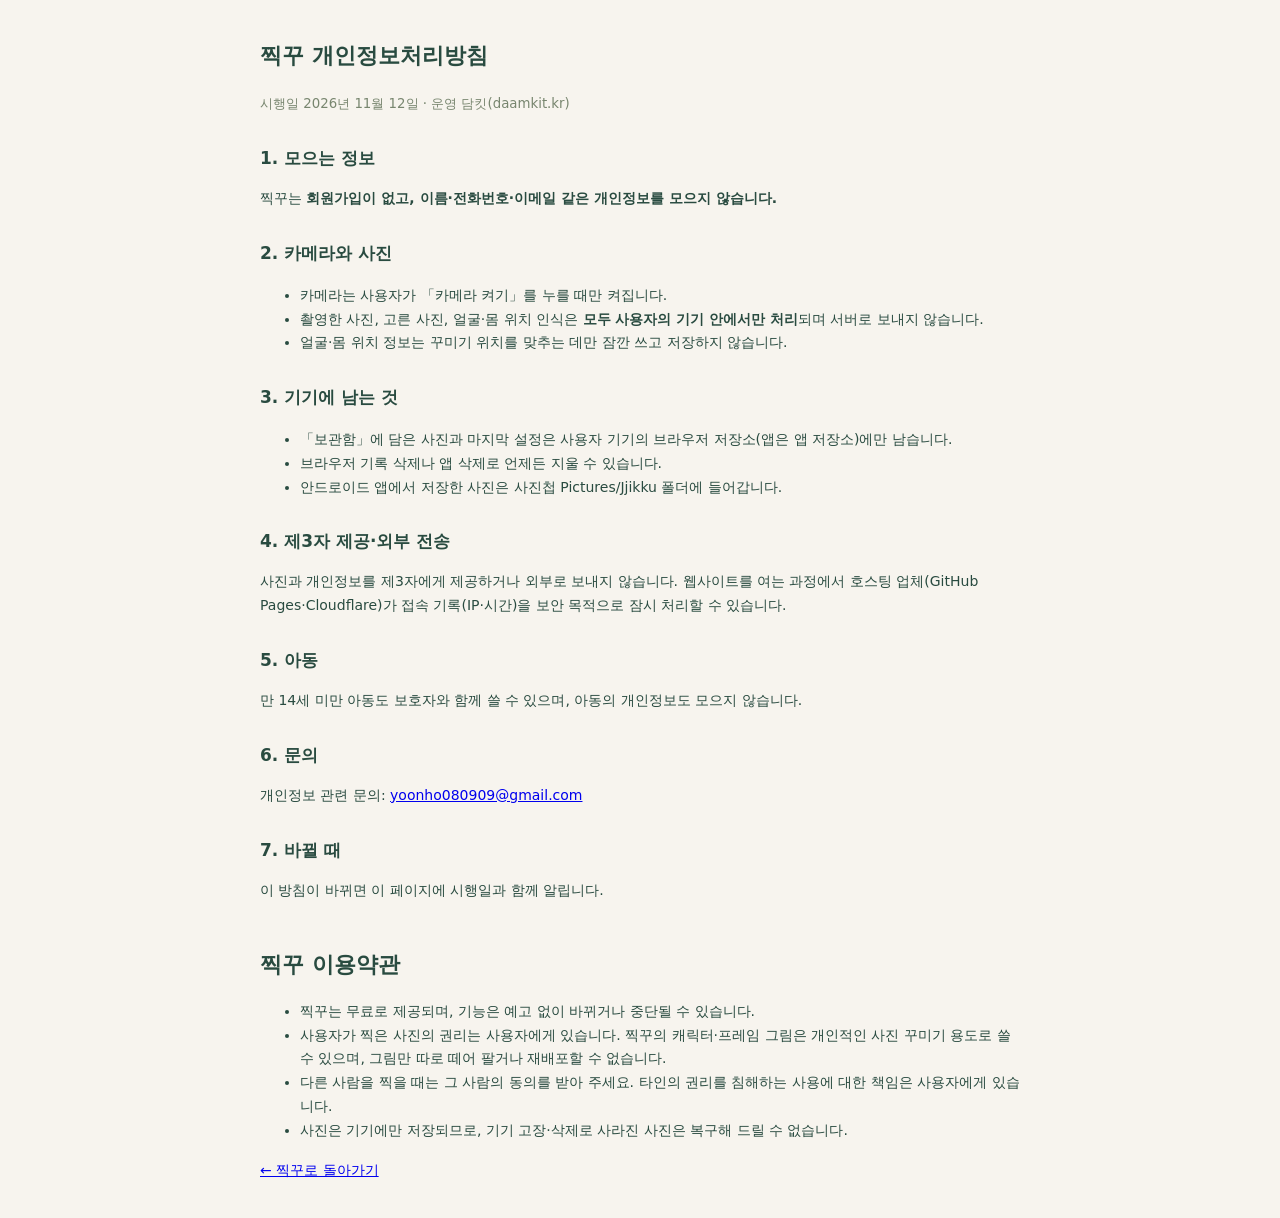
<file: app/privacy.html>
<!doctype html><html lang="ko"><head><meta charset="utf-8"><meta name="viewport" content="width=device-width,initial-scale=1"><title>찍꾸 개인정보처리방침·이용약관</title><style>body{margin:0;padding:22px 18px;font-family:system-ui,sans-serif;line-height:1.7;color:#294b40;background:#f7f4ee}main{max-width:760px;margin:auto}h1{font-size:22px}h2{font-size:17px;margin-top:28px}li,p{font-size:14px}small{color:#78866f}</style></head><body><main>
<h1>찍꾸 개인정보처리방침</h1><small>시행일 2026년 11월 12일 · 운영 담킷(daamkit.kr)</small>
<h2>1. 모으는 정보</h2><p>찍꾸는 <b>회원가입이 없고, 이름·전화번호·이메일 같은 개인정보를 모으지 않습니다.</b></p>
<h2>2. 카메라와 사진</h2><ul><li>카메라는 사용자가 「카메라 켜기」를 누를 때만 켜집니다.</li><li>촬영한 사진, 고른 사진, 얼굴·몸 위치 인식은 <b>모두 사용자의 기기 안에서만 처리</b>되며 서버로 보내지 않습니다.</li><li>얼굴·몸 위치 정보는 꾸미기 위치를 맞추는 데만 잠깐 쓰고 저장하지 않습니다.</li></ul>
<h2>3. 기기에 남는 것</h2><ul><li>「보관함」에 담은 사진과 마지막 설정은 사용자 기기의 브라우저 저장소(앱은 앱 저장소)에만 남습니다.</li><li>브라우저 기록 삭제나 앱 삭제로 언제든 지울 수 있습니다.</li><li>안드로이드 앱에서 저장한 사진은 사진첩 Pictures/Jjikku 폴더에 들어갑니다.</li></ul>
<h2>4. 제3자 제공·외부 전송</h2><p>사진과 개인정보를 제3자에게 제공하거나 외부로 보내지 않습니다. 웹사이트를 여는 과정에서 호스팅 업체(GitHub Pages·Cloudflare)가 접속 기록(IP·시간)을 보안 목적으로 잠시 처리할 수 있습니다.</p>
<h2>5. 아동</h2><p>만 14세 미만 아동도 보호자와 함께 쓸 수 있으며, 아동의 개인정보도 모으지 않습니다.</p>
<h2>6. 문의</h2><p>개인정보 관련 문의: <a href="mailto:yoonho080909@gmail.com">yoonho080909@gmail.com</a></p>
<h2>7. 바뀔 때</h2><p>이 방침이 바뀌면 이 페이지에 시행일과 함께 알립니다.</p>
<h1 id="terms" style="margin-top:44px">찍꾸 이용약관</h1>
<ul><li>찍꾸는 무료로 제공되며, 기능은 예고 없이 바뀌거나 중단될 수 있습니다.</li><li>사용자가 찍은 사진의 권리는 사용자에게 있습니다. 찍꾸의 캐릭터·프레임 그림은 개인적인 사진 꾸미기 용도로 쓸 수 있으며, 그림만 따로 떼어 팔거나 재배포할 수 없습니다.</li><li>다른 사람을 찍을 때는 그 사람의 동의를 받아 주세요. 타인의 권리를 침해하는 사용에 대한 책임은 사용자에게 있습니다.</li><li>사진은 기기에만 저장되므로, 기기 고장·삭제로 사라진 사진은 복구해 드릴 수 없습니다.</li></ul>
<p><a href="./">← 찍꾸로 돌아가기</a></p></main></body></html>
</file>
